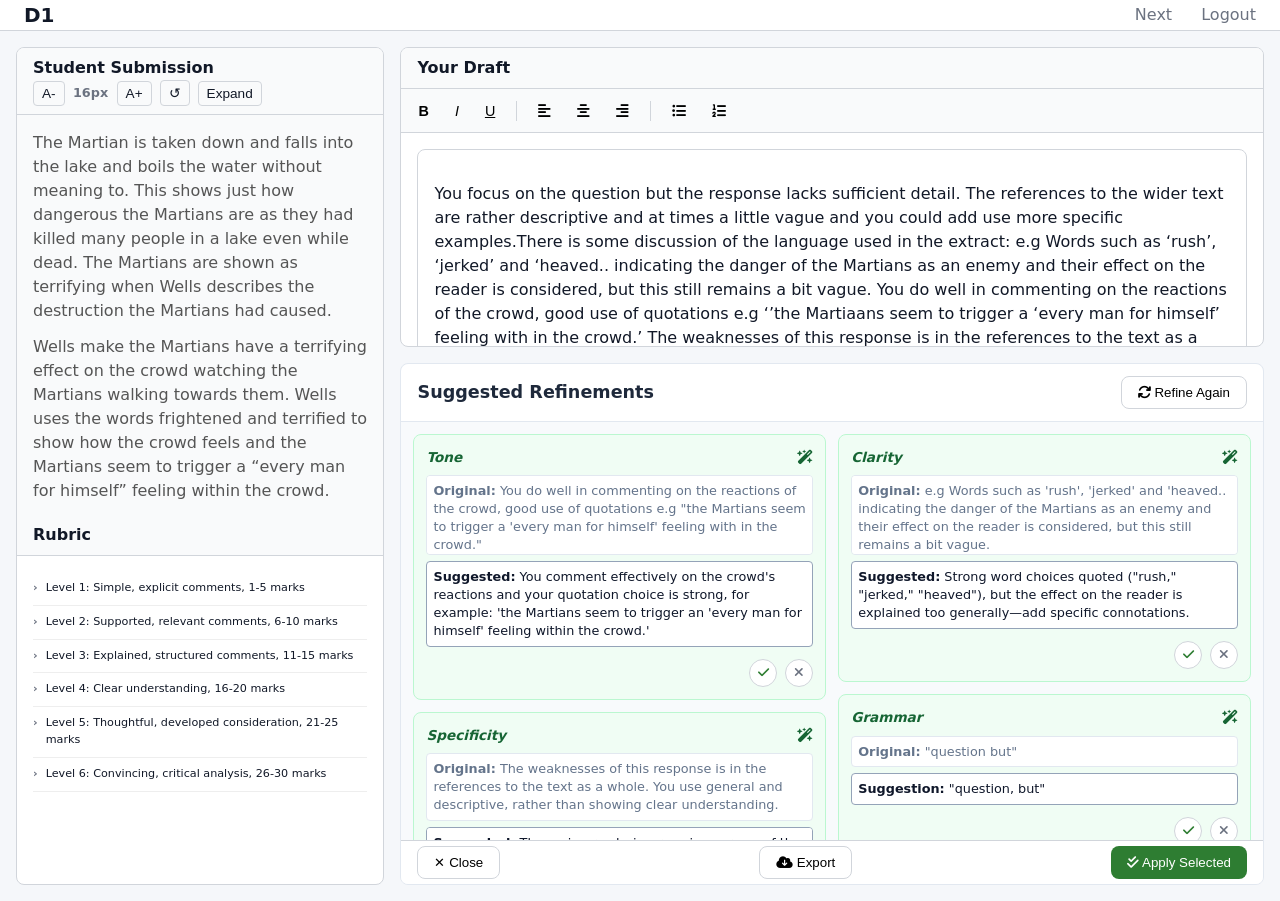
<file: index.html>
<!DOCTYPE html>
<html lang="en">
<head>
  <meta charset="UTF-8">
  <meta name="viewport" content="width=device-width, initial-scale=1.0">
  <title>Feedback Co-Pilot</title>
  <link rel="stylesheet" href="style.css">
  <link rel="stylesheet" href="https://cdnjs.cloudflare.com/ajax/libs/font-awesome/6.5.1/css/all.min.css" crossorigin="anonymous" referrerpolicy="no-referrer" />
</head>
<body>
  <header>
    <h1>D1</h1>
    <nav>
      <a href="#"></a>
      <a href="page2/index.html">Next</a>
      <a href="#">Logout</a>
    </nav>
  </header>

  <main class="dashboard">
    <!-- Left Column: Submission & Rubric -->
    <section class="panel submission-panel">
  <div class="panel-header">
    <span>Student Submission</span>
    <div class="reading-controls">
      <button type="button" id="font-decrease" class="btn-reading" aria-label="Decrease font size">A-</button>
      <span id="font-size-display" class="font-display" aria-live="polite">16px</span>
      <button type="button" id="font-increase" class="btn-reading" aria-label="Increase font size">A+</button>
      <button type="button" id="font-reset" class="btn-reading" aria-label="Reset font size to default">↺</button>
      <button type="button" id="fullscreen-toggle" class="btn-reading" aria-label="Enter full screen reading mode"> Expand</button>
    </div>
  </div>
  <div class="panel-body read-only" id="submission-text">
    <p>The Martian is taken down and falls into the lake and boils the water without meaning to. This shows just how dangerous the Martians are as they had killed many people in a lake even while dead. The Martians are shown as terrifying when Wells describes the destruction the Martians had caused.</p>
    <p>Wells make the Martians have a terrifying effect on the crowd watching the Martians walking towards them. Wells uses the words frightened and terrified to show how the crowd feels and the Martians seem to trigger a “every man for himself” feeling within the crowd.</p>
    <p>Wells creates a sense that the Martians are terrifying and completely different to us. He shows this with the words “rolling motion” and “fast as flying birds”. This shows how unusual the Martians are.</p>
  </div>
  
  <!-- Left Column: Rubric -->
  <div class="panel-header">Rubric</div>
      <div class="panel-body">
        <div class="rubric-item">Level 1: Simple, explicit comments, 1-5 marks</div>
        <div class="rubric-item">Level 2: Supported, relevant comments, 6-10 marks</div>
        <div class="rubric-item">Level 3: Explained, structured comments, 11-15 marks</div>
        <div class="rubric-item">Level 4: Clear understanding, 16-20 marks</div>
        <div class="rubric-item">Level 5: Thoughtful, developed consideration, 21-25 marks</div>
        <div class="rubric-item">Level 6: Convincing, critical analysis, 26-30 marks</div>
      </div>
</section>



    <!-- Middle Top: Draft Editor -->
    <section class="panel draft-panel">
      <div class="panel-header">Your Draft</div>
      <div class="toolbar" role="toolbar" aria-label="Text formatting">
        <button type="button" data-command="bold" aria-label="Bold" aria-pressed="false"><b>B</b></button>
        <button type="button" data-command="italic" aria-label="Italic" aria-pressed="false"><i>I</i></button>
        <button type="button" data-command="underline" aria-label="Underline" aria-pressed="false"><u>U</u></button>
        <span class="separator"></span>
        <button type="button" data-command="justifyLeft" aria-label="Align Left"><i class="fa-solid fa-align-left" aria-hidden="true"></i></button>
        <button type="button" data-command="justifyCenter" aria-label="Align Center"><i class="fa-solid fa-align-center" aria-hidden="true"></i></button>
        <button type="button" data-command="justifyRight" aria-label="Align Right"><i class="fa-solid fa-align-right" aria-hidden="true"></i></button>
        <span class="separator"></span>
        <button type="button" data-command="insertUnorderedList" aria-label="Bullet List"><i class="fa-solid fa-list-ul"></i></button>
        <button type="button" data-command="insertOrderedList" aria-label="Numbered List"><i class="fa-solid fa-list-ol"></i></button>
      </div>
      <div class="panel-body">
        <div id="editor" class="rich-text-area" contenteditable="true" role="textbox" aria-multiline="true" aria-label="Feedback draft">
          <p>You focus on the question but the response lacks sufficient detail. The references to the wider text are rather descriptive and at times a little vague and you could add use more specific examples.There is some discussion of the language used in the extract: e.g  Words such as ‘rush’, ‘jerked’ and ‘heaved..  indicating the danger of the Martians as an enemy and their effect on the reader is considered, but this still remains a bit vague.
You do well in commenting on the reactions of the crowd, good use of quotations e.g ‘’the Martiaans seem to trigger a ‘every man for himself’ feeling with in the crowd.’
The weaknesses of this response is in the references to the text as a whole. You use general and descriptive, rather than showing clear understanding.</p>
          <ol>
            <li>Find a few other quotes in the book, and write their impact on the reader.</li>
            <li>Avoid repition of words (scary, dangeors)</li>
          </ol>
        </div>
      </div>
    </section>

    <!-- Bottom Right: Chat -->
    <section class="panel refinements-panel">
  <div class="panel-header refinements-header">
    <h2>Suggested Refinements</h2>
    <button class="btn btn-sm btn-secondary">
      <i class="fa-solid fa-arrows-rotate"></i> Refine Again
    </button>
  </div>

  <div class="refinements-grid">
    <!-- Left Column -->
    <div class="refinements-col">
      
      <!-- Card: Tone -->
      <div class="suggestion-card">
        <div class="card-header">
          <span class="card-type">Tone</span>
          <i class="fa-solid fa-wand-magic-sparkles sparkle-icon"></i>
        </div>
        <div class="card-content">
          <div class="text-block original">
            <strong>Original:</strong> You do well in commenting on the reactions of the crowd, good use of quotations e.g "the Martians seem to trigger a 'every man for himself' feeling with in the crowd."
          </div>
          <div class="text-block suggestion">
            <strong>Suggested:</strong> You comment effectively on the crowd's reactions and your quotation choice is strong, for example: 'the Martians seem to trigger an 'every man for himself' feeling within the crowd.'
          </div>
        </div>
        <div class="card-actions">
          <button class="btn-icon accept" aria-label="Accept"><i class="fa-solid fa-check"></i></button>
          <button class="btn-icon reject" aria-label="Reject"><i class="fa-solid fa-xmark"></i></button>
        </div>
      </div>

      <!-- Card: Specificity -->
      <div class="suggestion-card">
        <div class="card-header">
          <span class="card-type">Specificity</span>
          <i class="fa-solid fa-wand-magic-sparkles sparkle-icon"></i>
        </div>
        <div class="card-content">
          <div class="text-block original">
            <strong>Original:</strong> The weaknesses of this response is in the references to the text as a whole. You use general and descriptive, rather than showing clear understanding.
          </div>
          <div class="text-block suggestion">
            <strong>Suggested:</strong> The main area to improve is your use of the novel as a whole. Some references are quite general and descriptive (what happens) rather than analytical (how Wells presents it and what it suggests). Adding brief quotations and commenting on technique will show clearer understanding.
          </div>
        </div>
        <div class="card-actions">
          <button class="btn-icon accept" aria-label="Accept"><i class="fa-solid fa-check"></i></button>
          <button class="btn-icon reject" aria-label="Reject"><i class="fa-solid fa-xmark"></i></button>
        </div>
      </div>

    </div>

    <!-- Right Column -->
    <div class="refinements-col">
      
      <!-- Card: Clarity -->
      <div class="suggestion-card">
        <div class="card-header">
          <span class="card-type">Clarity</span>
          <i class="fa-solid fa-wand-magic-sparkles sparkle-icon"></i>
        </div>
        <div class="card-content">
          <div class="text-block original">
            <strong>Original:</strong> e.g Words such as 'rush', 'jerked' and 'heaved.. indicating the danger of the Martians as an enemy and their effect on the reader is considered, but this still remains a bit vague.
          </div>
          <div class="text-block suggestion">
            <strong>Suggested:</strong> Strong word choices quoted ("rush," "jerked," "heaved"), but the effect on the reader is explained too generally—add specific connotations.
          </div>
        </div>
        <div class="card-actions">
          <button class="btn-icon accept" aria-label="Accept"><i class="fa-solid fa-check"></i></button>
          <button class="btn-icon reject" aria-label="Reject"><i class="fa-solid fa-xmark"></i></button>
        </div>
      </div>

      <!-- Card: Grammar 1 -->
      <div class="suggestion-card">
        <div class="card-header">
          <span class="card-type">Grammar</span>
          <i class="fa-solid fa-wand-magic-sparkles sparkle-icon"></i>
        </div>
        <div class="card-content">
          <div class="text-block original">
            <strong>Original:</strong> "question but"
          </div>
          <div class="text-block suggestion">
            <strong>Suggestion:</strong> "question, but"
          </div>
        </div>
        <div class="card-actions">
          <button class="btn-icon accept" aria-label="Accept"><i class="fa-solid fa-check"></i></button>
          <button class="btn-icon reject" aria-label="Reject"><i class="fa-solid fa-xmark"></i></button>
        </div>
      </div>

      <!-- Card: Grammar 2 -->
      <!-- <div class="suggestion-card compact">
        <div class="card-header">
          <span class="card-type">Grammar</span>
          <i class="fa-solid fa-wand-magic-sparkles sparkle-icon"></i>
        </div>
        <div class="card-content compact-content">
          <div class="text-block original">
            <strong>Original:</strong> "dangerouss"
          </div>
          <div class="text-block suggestion">
            <strong>Suggested:</strong> "dangerous"
          </div>
        </div>
        <div class="card-actions">
          <button class="btn-icon accept" aria-label="Accept"><i class="fa-solid fa-check"></i></button>
          <button class="btn-icon reject" aria-label="Reject"><i class="fa-solid fa-xmark"></i></button>
        </div>
      </div> -->
    </div>
  </div>

  <div class="panel-footer refinements-footer">
    <button class="btn btn-secondary">✕ Close</button>
    <button class="btn btn-secondary"><i class="fa-solid fa-cloud-arrow-down"></i> Export</button>
    <button class="btn btn-primary" id="apply-selected-btn"><i class="fa-solid fa-check-double"></i> Apply Selected</button>
  </div>
</section>
  </main>
  
  <!-- Fullscreen Reading Overlay (Moved OUTSIDE main/dashboard) -->
  <div id="reading-overlay" class="reading-overlay" role="dialog" aria-modal="true" aria-label="Full screen reading view" hidden>
    <div class="overlay-header">
      <h2>Student Submission</h2>
      <button type="button" id="overlay-close" class="btn-reading" aria-label="Exit full screen">✕ Close</button>
    </div>
    <div class="overlay-content" id="overlay-text"></div>
    <div class="overlay-controls">
      <button type="button" id="overlay-font-decrease" class="btn-reading" aria-label="Decrease font size">A-</button>
      <span id="overlay-font-display" class="font-display" aria-live="polite">16px</span>
      <button type="button" id="overlay-font-increase" class="btn-reading" aria-label="Increase font size">A+</button>
      <button type="button" id="overlay-font-reset" class="btn-reading" aria-label="Reset font size">↺</button>
    </div>
  </div>

  <script src="script.js"></script>
</body>

</html>
</file>
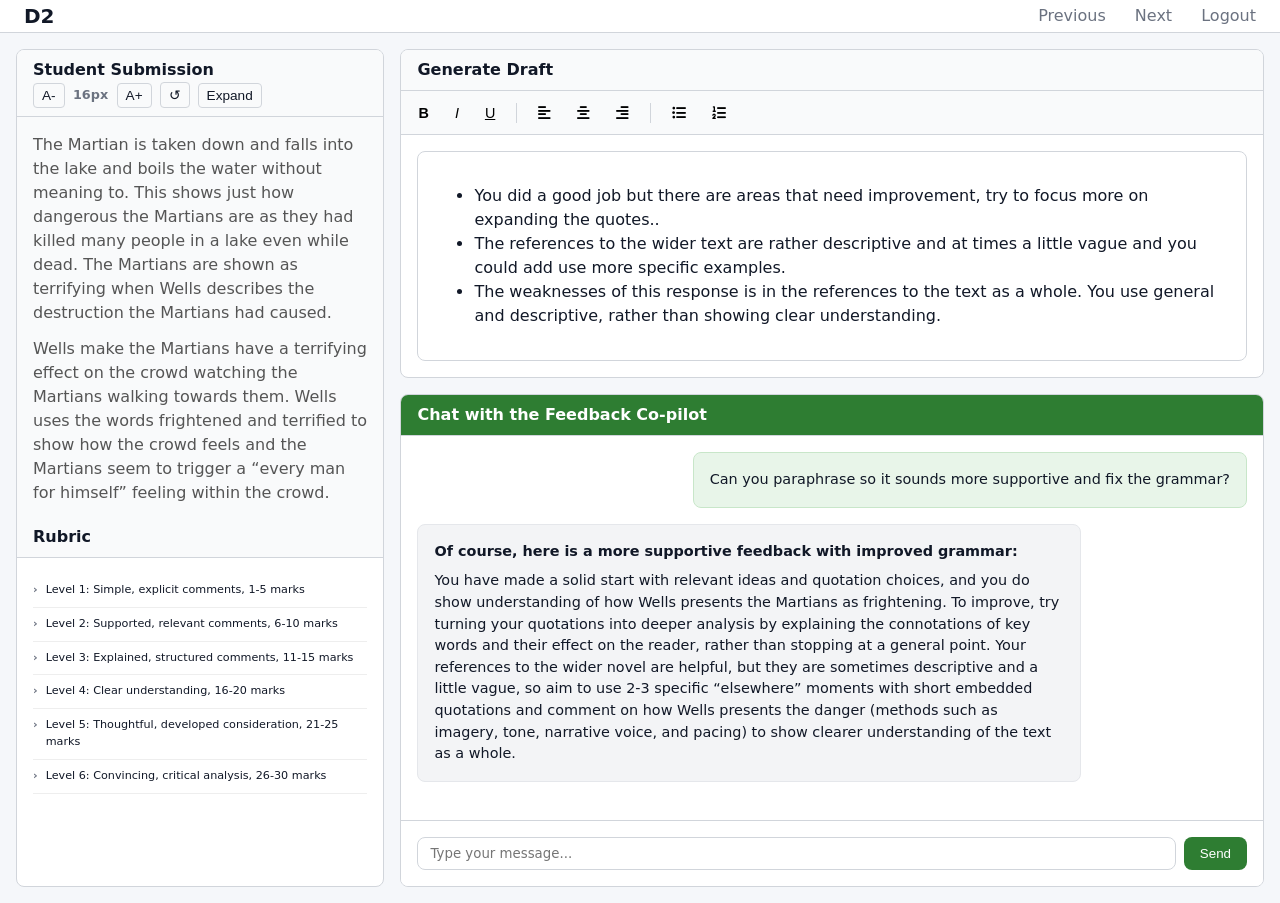
<file: page2/index.html>
<!DOCTYPE html>
<html lang="en">
<head>
  <meta charset="UTF-8">
  <meta name="viewport" content="width=device-width, initial-scale=1.0">
  <title>Feedback Co-Pilot</title>
  <link rel="stylesheet" href="style.css">
  <link rel="stylesheet" href="https://cdnjs.cloudflare.com/ajax/libs/font-awesome/6.5.1/css/all.min.css" crossorigin="anonymous" referrerpolicy="no-referrer" />
</head>
<body>
  <header>
    <h1>D2
    </h1>
    <nav>
      <a href="../index.html">Previous</a>
      <a href="../page3/index.html">Next</a>
      <a href="#">Logout</a>
    </nav>
  </header>

  <main class="dashboard">
    <!-- Left Column: Submission & Rubric -->
    <section class="panel submission-panel">
  <div class="panel-header">
    <span>Student Submission</span>
    <div class="reading-controls">
      <button type="button" id="font-decrease" class="btn-reading" aria-label="Decrease font size">A-</button>
      <span id="font-size-display" class="font-display" aria-live="polite">16px</span>
      <button type="button" id="font-increase" class="btn-reading" aria-label="Increase font size">A+</button>
      <button type="button" id="font-reset" class="btn-reading" aria-label="Reset font size to default">↺</button>
      <button type="button" id="fullscreen-toggle" class="btn-reading" aria-label="Enter full screen reading mode"> Expand</button>
    </div>
  </div>
  <div class="panel-body read-only" id="submission-text">
    <p>The Martian is taken down and falls into the lake and boils the water without meaning to. This shows just how dangerous the Martians are as they had killed many people in a lake even while dead. The Martians are shown as terrifying when Wells describes the destruction the Martians had caused.</p>
    <p>Wells make the Martians have a terrifying effect on the crowd watching the Martians walking towards them. Wells uses the words frightened and terrified to show how the crowd feels and the Martians seem to trigger a “every man for himself” feeling within the crowd.</p>
    <p>Wells creates a sense that the Martians are terrifying and completely different to us. He shows this with the words “rolling motion” and “fast as flying birds”. This shows how unusual the Martians are.</p>
  </div>

  <div class="panel-header">Rubric</div>
      <div class="panel-body">
        <div class="rubric-item">Level 1: Simple, explicit comments, 1-5 marks</div>
        <div class="rubric-item">Level 2: Supported, relevant comments, 6-10 marks</div>
        <div class="rubric-item">Level 3: Explained, structured comments, 11-15 marks</div>
        <div class="rubric-item">Level 4: Clear understanding, 16-20 marks</div>
        <div class="rubric-item">Level 5: Thoughtful, developed consideration, 21-25 marks</div>
        <div class="rubric-item">Level 6: Convincing, critical analysis, 26-30 marks</div>
      </div>
</section>



    <!-- Middle Top: Draft Editor -->
    <section class="panel draft-panel">
      <div class="panel-header">Generate Draft</div>
      <div class="toolbar" role="toolbar" aria-label="Text formatting">
        <button type="button" data-command="bold" aria-label="Bold" aria-pressed="false"><b>B</b></button>
        <button type="button" data-command="italic" aria-label="Italic" aria-pressed="false"><i>I</i></button>
        <button type="button" data-command="underline" aria-label="Underline" aria-pressed="false"><u>U</u></button>
        <span class="separator"></span>
        <button type="button" data-command="justifyLeft" aria-label="Align Left"><i class="fa-solid fa-align-left" aria-hidden="true"></i></button>
        <button type="button" data-command="justifyCenter" aria-label="Align Center"><i class="fa-solid fa-align-center" aria-hidden="true"></i></button>
        <button type="button" data-command="justifyRight" aria-label="Align Right"><i class="fa-solid fa-align-right" aria-hidden="true"></i></button>
        <span class="separator"></span>
        <button type="button" data-command="insertUnorderedList" aria-label="Bullet List"><i class="fa-solid fa-list-ul"></i></button>
        <button type="button" data-command="insertOrderedList" aria-label="Numbered List"><i class="fa-solid fa-list-ol"></i></button>
      </div>
      <div class="panel-body">
        <div id="editor" class="rich-text-area" contenteditable="true" role="textbox" aria-multiline="true" aria-label="Feedback draft">
          <ul>
            <li>You did a good job but there are areas that need improvement, try to focus more on expanding the quotes..</li>
            <li>The references to the wider text are rather descriptive and at times a little vague and you could add use more specific examples.</li>
            <li>The weaknesses of this response is in the references to the text as a whole. You use general and descriptive, rather than showing clear understanding.</li>
          </ul>
        </div>
      </div>
    </section>

    <!-- Right Top: Quick Actions
    <aside class="panel actions-panel">
      <div class="panel-header accent">Quick Actions</div>
      <div class="panel-body">
        <div class="action-group">
          <label for="action-type">Action Type</label>
          <select id="action-type"><option>Fix Grammar</option><option>Summarize</option></select>
        </div>
        <div class="action-group">
          <label for="focus-area">Focus</label>
          <select id="focus-area"><option>Global</option><option>Local</option></select>
        </div>
        <div class="action-group">
          <label for="scope">Scope</label>
          <select id="scope"><option>Comprehensive</option><option>Specific</option></select>
        </div>
        <div class="action-group">
          <label for="strategy">Strategy</label>
          <select id="strategy"><option>Direct</option><option>Socratic</option></select>
        </div>
        <div class="action-group">
          <label for="orientation">Orientation</label>
          <select id="orientation"><option>Positive</option><option>Constructive</option></select>
        </div>
        <div class="btn-group">
          <button class="btn btn-primary">✓ Apply</button>
          <button class="btn btn-secondary">✕ Cancel</button>
        </div>
      </div>
    </aside> -->

    <!-- Bottom Right: Chat -->
    <section class="panel chat-panel">
      <div class="panel-header chat">Chat with the Feedback Co-pilot</div>
      <div class="chat-messages" role="log" aria-live="polite">
        <div class="message user">Can you paraphrase so it sounds more supportive and fix the grammar?</div>
        <div class="message bot">
          <p><strong>Of course, here is a more supportive feedback with improved grammar:</strong></p>
          <p>You have made a solid start with relevant ideas and quotation choices, and you do show understanding of how Wells presents the Martians as frightening. To improve, try turning your quotations into deeper analysis by explaining the connotations of key words and their effect on the reader, rather than stopping at a general point. Your references to the wider novel are helpful, but they are sometimes descriptive and a little vague, so aim to use 2-3 specific “elsewhere” moments with short embedded quotations and comment on how Wells presents the danger (methods such as imagery, tone, narrative voice, and pacing) to show clearer understanding of the text as a whole.</p>
        </div>
      </div>
      <div class="chat-input-area">
        <input type="text" placeholder="Type your message..." aria-label="Chat message input">
        <button class="btn btn-primary"> Send</button>
      </div>
    </section>
  </main>
  
  <!-- Fullscreen Reading Overlay (Moved OUTSIDE main/dashboard) -->
  <div id="reading-overlay" class="reading-overlay" role="dialog" aria-modal="true" aria-label="Full screen reading view" hidden>
    <div class="overlay-header">
      <h2>Student Submission</h2>
      <button type="button" id="overlay-close" class="btn-reading" aria-label="Exit full screen">✕ Close</button>
    </div>
    <div class="overlay-content" id="overlay-text"></div>
    <div class="overlay-controls">
      <button type="button" id="overlay-font-decrease" class="btn-reading" aria-label="Decrease font size">A-</button>
      <span id="overlay-font-display" class="font-display" aria-live="polite">16px</span>
      <button type="button" id="overlay-font-increase" class="btn-reading" aria-label="Increase font size">A+</button>
      <button type="button" id="overlay-font-reset" class="btn-reading" aria-label="Reset font size">↺</button>
    </div>
  </div>

  <script src="script.js"></script>
</body>

</html>
</file>
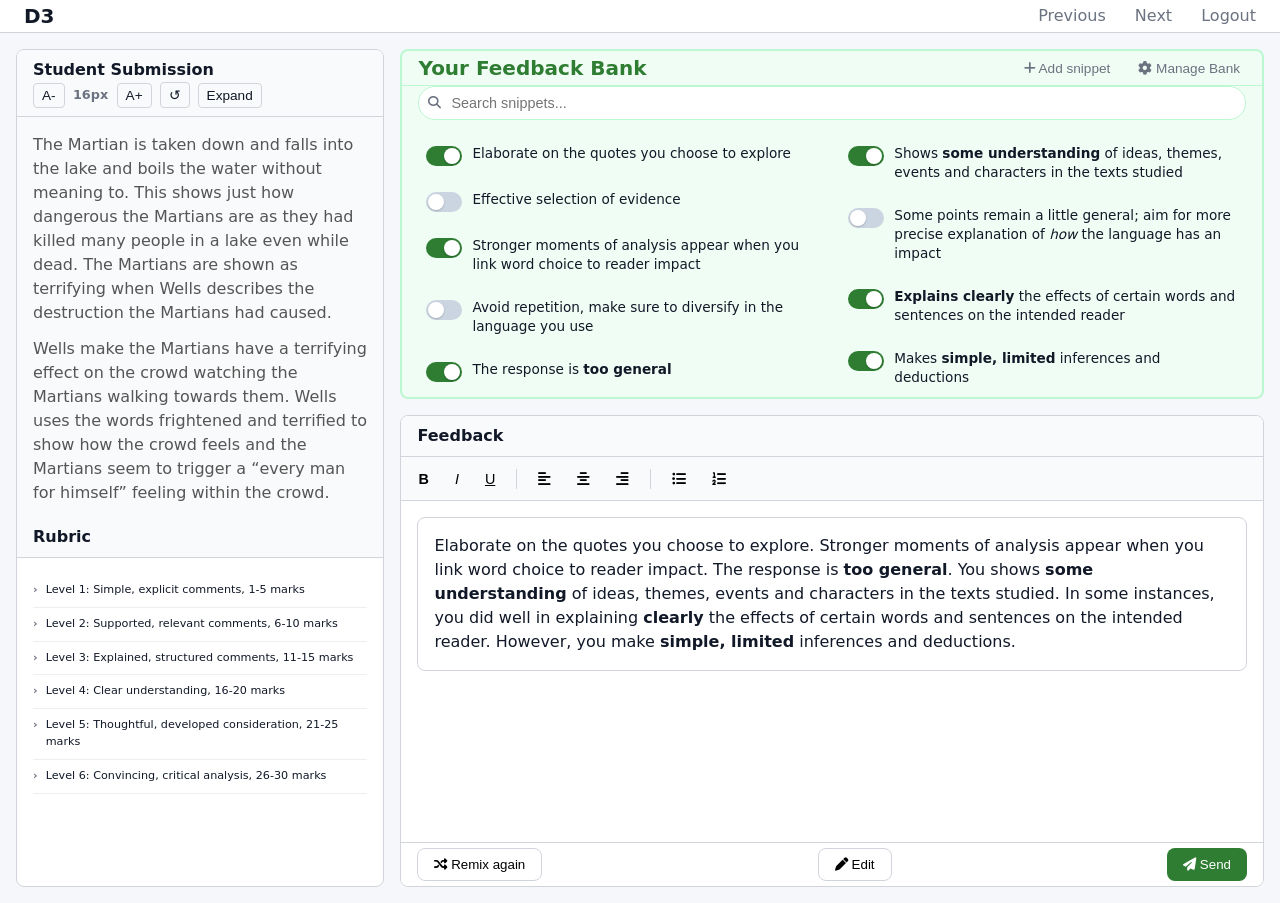
<file: page3/index.html>
<!DOCTYPE html>
<html lang="en">
<head>
  <meta charset="UTF-8">
  <meta name="viewport" content="width=device-width, initial-scale=1.0">
  <title>Feedback Co-Pilot</title>
  <link rel="stylesheet" href="style.css">
  <link rel="stylesheet" href="https://cdnjs.cloudflare.com/ajax/libs/font-awesome/6.5.1/css/all.min.css" crossorigin="anonymous" referrerpolicy="no-referrer" />
</head>
<body>
  <header>
    <h1>D3
    </h1>
    <nav>
      <a href="../page2/index.html">Previous</a>
      <a href="../page4/index.html">Next</a>
      <a href="#">Logout</a>
    </nav>
  </header>

  <main class="dashboard">
    <!-- Left Column: Submission & Rubric -->
    <section class="panel submission-panel">
  <div class="panel-header">
    <span>Student Submission</span>
    <div class="reading-controls">
      <button type="button" id="font-decrease" class="btn-reading" aria-label="Decrease font size">A-</button>
      <span id="font-size-display" class="font-display" aria-live="polite">16px</span>
      <button type="button" id="font-increase" class="btn-reading" aria-label="Increase font size">A+</button>
      <button type="button" id="font-reset" class="btn-reading" aria-label="Reset font size to default">↺</button>
      <button type="button" id="fullscreen-toggle" class="btn-reading" aria-label="Enter full screen reading mode"> Expand</button>
    </div>
  </div>
  <div class="panel-body read-only" id="submission-text">
    <p>The Martian is taken down and falls into the lake and boils the water without meaning to. This shows just how dangerous the Martians are as they had killed many people in a lake even while dead. The Martians are shown as terrifying when Wells describes the destruction the Martians had caused.</p>
    <p>Wells make the Martians have a terrifying effect on the crowd watching the Martians walking towards them. Wells uses the words frightened and terrified to show how the crowd feels and the Martians seem to trigger a “every man for himself” feeling within the crowd.</p>
    <p>Wells creates a sense that the Martians are terrifying and completely different to us. He shows this with the words “rolling motion” and “fast as flying birds”. This shows how unusual the Martians are.</p>
  </div>

  <div class="panel-header">Rubric</div>
      <div class="panel-body">
        <div class="rubric-item">Level 1: Simple, explicit comments, 1-5 marks</div>
        <div class="rubric-item">Level 2: Supported, relevant comments, 6-10 marks</div>
        <div class="rubric-item">Level 3: Explained, structured comments, 11-15 marks</div>
        <div class="rubric-item">Level 4: Clear understanding, 16-20 marks</div>
        <div class="rubric-item">Level 5: Thoughtful, developed consideration, 21-25 marks</div>
        <div class="rubric-item">Level 6: Convincing, critical analysis, 26-30 marks</div>
      </div>
</section>

    <!-- Middle Top: Draft Editor -->
    <section class="panel draft-panel">
      <div class="panel-header">Feedback</div>
      <div class="toolbar" role="toolbar" aria-label="Text formatting">
        <button type="button" data-command="bold" aria-label="Bold" aria-pressed="false"><b>B</b></button>
        <button type="button" data-command="italic" aria-label="Italic" aria-pressed="false"><i>I</i></button>
        <button type="button" data-command="underline" aria-label="Underline" aria-pressed="false"><u>U</u></button>
        <span class="separator"></span>
        <button type="button" data-command="justifyLeft" aria-label="Align Left"><i class="fa-solid fa-align-left" aria-hidden="true"></i></button>
        <button type="button" data-command="justifyCenter" aria-label="Align Center"><i class="fa-solid fa-align-center" aria-hidden="true"></i></button>
        <button type="button" data-command="justifyRight" aria-label="Align Right"><i class="fa-solid fa-align-right" aria-hidden="true"></i></button>
        <span class="separator"></span>
        <button type="button" data-command="insertUnorderedList" aria-label="Bullet List"><i class="fa-solid fa-list-ul"></i></button>
        <button type="button" data-command="insertOrderedList" aria-label="Numbered List"><i class="fa-solid fa-list-ol"></i></button>
      </div>
      <div class="panel-body">
        <div id="editor" class="rich-text-area" contenteditable="true" role="textbox" aria-multiline="true" aria-label="Feedback draft">
          <ul>
            <li>You did a good job but there are areas that need improvement...</li>
            <li>The references to the wider text are rather descriptive...</li>
          </ul>
        </div>
      </div>

      <div class="panel-footer editor-footer">
    <button class="btn btn-secondary"><i class="fa-solid fa-shuffle"></i> Remix again</button>
    <button class="btn btn-secondary"><i class="fa-solid fa-pen"></i> Edit</button>
    <button class="btn btn-primary"><i class="fa-solid fa-paper-plane"></i> Send </button>
  </div>
    </section>

    <!-- Right Top: Feedback Bank -->
<aside class="panel feedback-bank-panel">
  <div class="panel-header bank-header">
    <h2>Your Feedback Bank</h2>
    <div class="bank-actions">
      <button class="btn-link"><i class="fa-solid fa-plus"></i> Add snippet</button>
      <button class="btn-link"><i class="fa-solid fa-gear"></i> Manage Bank</button>
    </div>
  </div>
  
  <div class="bank-search">
    <input type="text" id="snippet-search" placeholder="Search snippets...">
    <i class="fa-solid fa-magnifying-glass search-icon"></i>
  </div>

  <div class="panel-body snippet-list">
    <!-- Left Column -->
    <div class="snippet-column">
      <label class="snippet-item">
        <input type="checkbox" data-snippet="elaborate-quotes" checked>
        <span class="toggle-switch"></span>
        <span class="snippet-text">Elaborate on the quotes you choose to explore</span>
      </label>
      
      <label class="snippet-item">
        <input type="checkbox" data-snippet="effective-evidence">
        <span class="toggle-switch"></span>
        <span class="snippet-text">Effective selection of evidence</span>
      </label>
      
      <!-- <label class="snippet-item">
        <input type="checkbox" data-snippet="writer-choice">
        <span class="toggle-switch"></span>
        <span class="snippet-text">Makes <strong>some attempt</strong> to describe why a writer might have chosen particular words</span>
      </label> -->
      
      <!-- <label class="snippet-item">
        <input type="checkbox" data-snippet="link-impact-1">
        <span class="toggle-switch"></span>
        <span class="snippet-text">Stronger moments of analysis appear when you link word choice to reader impact</span>
      </label> -->

      <label class="snippet-item">
        <input type="checkbox" data-snippet="link-impact-2" checked>
        <span class="toggle-switch"></span>
        <span class="snippet-text">Stronger moments of analysis appear when you link word choice to reader impact</span>
      </label>

      <label class="snippet-item">
        <input type="checkbox" data-snippet="avoid-repetition">
        <span class="toggle-switch"></span>
        <span class="snippet-text">Avoid repetition, make sure to diversify in the language you use</span>
      </label>

       <label class="snippet-item">
        <input type="checkbox" data-snippet="too-general" checked>
        <span class="toggle-switch"></span>
        <span class="snippet-text">The response is <strong>too general</strong></span>
      </label>
    </div>

    

    <!-- Right Column -->
    <div class="snippet-column">
      <label class="snippet-item">
        <input type="checkbox" data-snippet="some-understanding" checked>
        <span class="toggle-switch"></span>
        <span class="snippet-text">Shows <strong>some understanding</strong> of ideas, themes, events and characters in the texts studied</span>
      </label>
      
      <label class="snippet-item">
        <input type="checkbox" data-snippet="points-general">
        <span class="toggle-switch"></span>
        <span class="snippet-text">Some points remain a little general; aim for more precise explanation of <em>how</em> the language has an impact</span>
      </label>
      
      <label class="snippet-item">
        <input type="checkbox" data-snippet="explains-clearly" checked>
        <span class="toggle-switch"></span>
        <span class="snippet-text"><strong>Explains clearly</strong> the effects of certain words and sentences on the intended reader</span>
      </label>
<!--       
      <label class="snippet-item">
        <input type="checkbox" data-snippet="link-impact-3">
        <span class="toggle-switch"></span>
        <span class="snippet-text">Stronger moments of analysis appear when you link word choice to reader impact</span>
      </label> -->

      <label class="snippet-item">
        <input type="checkbox" data-snippet="simple-inferences" checked>
        <span class="toggle-switch"></span>
        <span class="snippet-text">Makes <strong>simple, limited</strong> inferences and deductions</span>
      </label>

     
    </div>
  </div>
</aside>


  </main>
  
  <!-- Fullscreen Reading Overlay (Moved OUTSIDE main/dashboard) -->
  <div id="reading-overlay" class="reading-overlay" role="dialog" aria-modal="true" aria-label="Full screen reading view" hidden>
    <div class="overlay-header">
      <h2>Student Submission</h2>
      <button type="button" id="overlay-close" class="btn-reading" aria-label="Exit full screen">✕ Close</button>
    </div>
    <div class="overlay-content" id="overlay-text"></div>
    <div class="overlay-controls">
      <button type="button" id="overlay-font-decrease" class="btn-reading" aria-label="Decrease font size">A-</button>
      <span id="overlay-font-display" class="font-display" aria-live="polite">16px</span>
      <button type="button" id="overlay-font-increase" class="btn-reading" aria-label="Increase font size">A+</button>
      <button type="button" id="overlay-font-reset" class="btn-reading" aria-label="Reset font size">↺</button>
    </div>
  </div>

  <script src="script.js"></script>
</body>

</html>
</file>
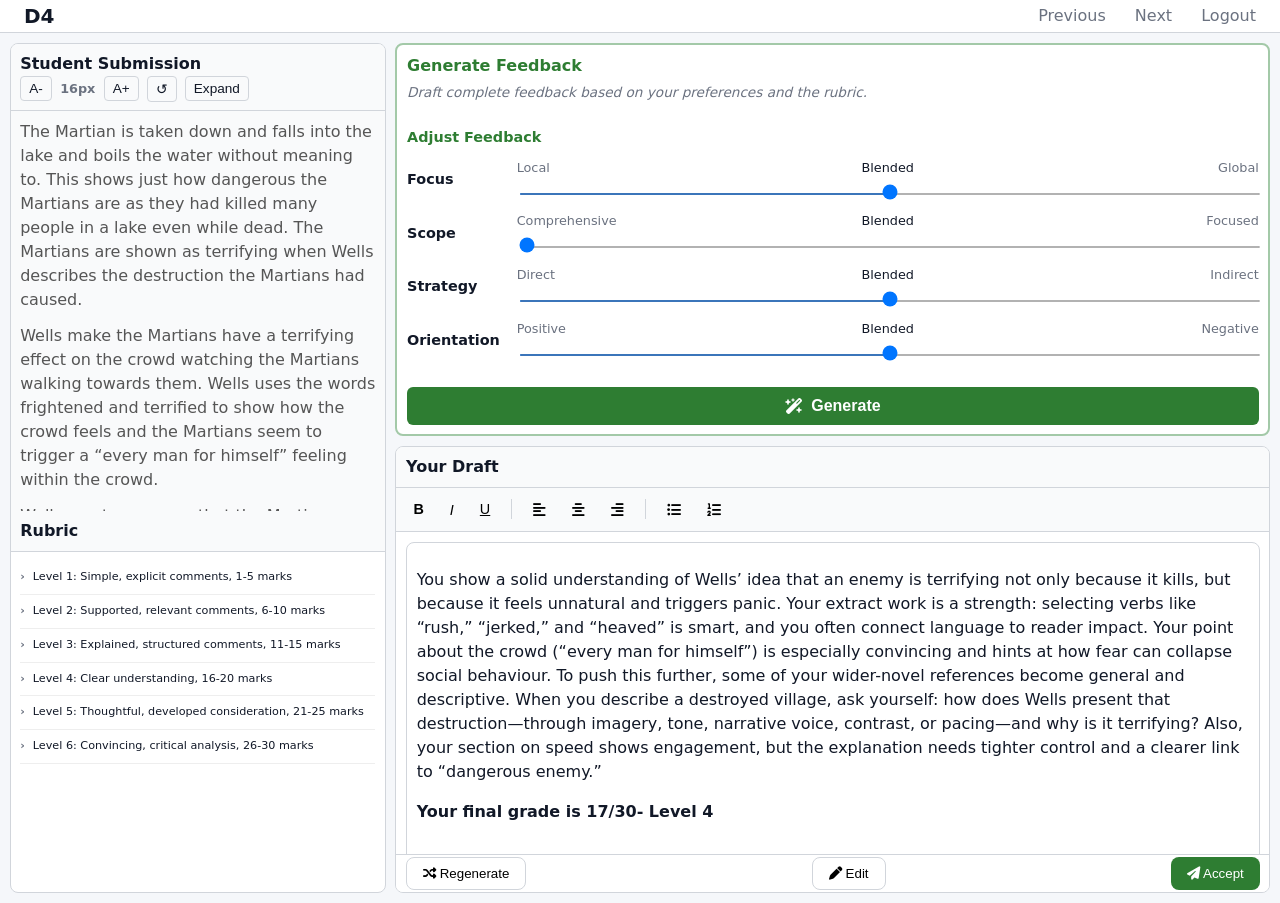
<file: page4/index.html>
<!DOCTYPE html>
<html lang="en">
<head>
  <meta charset="UTF-8">
  <meta name="viewport" content="width=device-width, initial-scale=1.0">
  <title>Feedback Co-Pilot</title>
  <link rel="stylesheet" href="style.css">
  <link rel="stylesheet" href="https://cdnjs.cloudflare.com/ajax/libs/font-awesome/6.5.1/css/all.min.css" crossorigin="anonymous" referrerpolicy="no-referrer" />
</head>
<body>
  <header>
    <h1>D4
    </h1>
    <nav>
      <a href="../page3/index.html">Previous</a>
      <a href="../index.html">Next</a>
      <a href="#">Logout</a>
    </nav>
  </header>

  <main class="dashboard">
    <!-- Left Column: Submission & Rubric -->
    <section class="panel submission-panel">
  <div class="panel-header">
    <span>Student Submission</span>
    <div class="reading-controls">
      <button type="button" id="font-decrease" class="btn-reading" aria-label="Decrease font size">A-</button>
      <span id="font-size-display" class="font-display" aria-live="polite">16px</span>
      <button type="button" id="font-increase" class="btn-reading" aria-label="Increase font size">A+</button>
      <button type="button" id="font-reset" class="btn-reading" aria-label="Reset font size to default">↺</button>
      <button type="button" id="fullscreen-toggle" class="btn-reading" aria-label="Enter full screen reading mode"> Expand</button>
    </div>
  </div>
  <div class="panel-body read-only" id="submission-text">
    <p>The Martian is taken down and falls into the lake and boils the water without meaning to. This shows just how dangerous the Martians are as they had killed many people in a lake even while dead. The Martians are shown as terrifying when Wells describes the destruction the Martians had caused.</p>
    <p>Wells make the Martians have a terrifying effect on the crowd watching the Martians walking towards them. Wells uses the words frightened and terrified to show how the crowd feels and the Martians seem to trigger a “every man for himself” feeling within the crowd.</p>
    <p>Wells creates a sense that the Martians are terrifying and completely different to us. He shows this with the words “rolling motion” and “fast as flying birds”. This shows how unusual the Martians are.</p>
  </div>

  <div class="panel-header">Rubric</div>
      <div class="panel-body">
        <div class="rubric-item">Level 1: Simple, explicit comments, 1-5 marks</div>
        <div class="rubric-item">Level 2: Supported, relevant comments, 6-10 marks</div>
        <div class="rubric-item">Level 3: Explained, structured comments, 11-15 marks</div>
        <div class="rubric-item">Level 4: Clear understanding, 16-20 marks</div>
        <div class="rubric-item">Level 5: Thoughtful, developed consideration, 21-25 marks</div>
        <div class="rubric-item">Level 6: Convincing, critical analysis, 26-30 marks</div>
      </div>
</section>



    <!-- Middle Top: Draft Editor -->
    <section class="panel draft-panel">
      <div class="panel-header">Your Draft</div>
      <div class="toolbar" role="toolbar" aria-label="Text formatting">
        <button type="button" data-command="bold" aria-label="Bold" aria-pressed="false"><b>B</b></button>
        <button type="button" data-command="italic" aria-label="Italic" aria-pressed="false"><i>I</i></button>
        <button type="button" data-command="underline" aria-label="Underline" aria-pressed="false"><u>U</u></button>
        <span class="separator"></span>
        <button type="button" data-command="justifyLeft" aria-label="Align Left"><i class="fa-solid fa-align-left" aria-hidden="true"></i></button>
        <button type="button" data-command="justifyCenter" aria-label="Align Center"><i class="fa-solid fa-align-center" aria-hidden="true"></i></button>
        <button type="button" data-command="justifyRight" aria-label="Align Right"><i class="fa-solid fa-align-right" aria-hidden="true"></i></button>
        <span class="separator"></span>
        <button type="button" data-command="insertUnorderedList" aria-label="Bullet List"><i class="fa-solid fa-list-ul"></i></button>
        <button type="button" data-command="insertOrderedList" aria-label="Numbered List"><i class="fa-solid fa-list-ol"></i></button>
      </div>
      <div class="panel-body">
        <div id="editor" class="rich-text-area" contenteditable="true" role="textbox" aria-multiline="true" aria-label="Feedback draft">
          
          <p>You show a solid understanding of Wells’ idea that an enemy is terrifying not only because it kills, but because it feels unnatural and triggers panic. Your extract work is a strength: selecting verbs like “rush,” “jerked,” and “heaved” is smart, and you often connect language to reader impact. Your point about the crowd (“every man for himself”) is especially convincing and hints at how fear can collapse social behaviour.
To push this further, some of your wider-novel references become general and descriptive. When you describe a destroyed village, ask yourself: how does Wells present that destruction—through imagery, tone, narrative voice, contrast, or pacing—and why is it terrifying? Also, your section on speed shows engagement, but the explanation needs tighter control and a clearer link to “dangerous enemy.”</p>
          <p><b>Your final grade is 17/30- Level 4</b></p>
          <br>Next steps:
          <ol>
            <li>Plan 2-3 “elsewhere” moments that clearly match the question (e.g., destruction, humans’ panic, the Martians’ power/otherness).</li>
            <li>For each, use one short quote and analyse technique → effect → idea.</li>
          </ol>
        </div>
      </div>

      <div class="panel-footer editor-footer">
    <button class="btn btn-secondary"><i class="fa-solid fa-shuffle"></i> Regenerate </button>
    <button class="btn btn-secondary"><i class="fa-solid fa-pen"></i> Edit</button>
    <button class="btn btn-primary"><i class="fa-solid fa-paper-plane"></i> Accept </button>
  </div>
    </section>

    <!-- Right Top: Feedback Bank -->
  <section class="panel generate-panel">
  <div class="panel-body">
    <div class="generate-header">
      <h2>Generate Feedback</h2>
      <p class="subtitle">Draft complete feedback based on your preferences and the rubric.</p>
    </div>

    <h3 class="section-subhead">Adjust Feedback</h3>

   

    <!-- Focus Slider -->
    <div class="slider-group">
      <label class="slider-label-main">Focus</label>
      <div class="slider-wrapper">
        <div class="slider-labels">
          <span>Local</span>
          <span class="center-label">Blended</span>
          <span>Global</span>
        </div>
        <input type="range" min="0" max="2" step="1" value="1" class="tri-slider" data-param="focus">
      </div>
    </div>

    <!-- Scope Slider -->
    <div class="slider-group">
      <label class="slider-label-main">Scope</label>
      <div class="slider-wrapper">
        <div class="slider-labels">
          <span>Comprehensive</span>
          <span class="center-label">Blended</span>
          <span>Focused</span>
        </div>
        <input type="range" min="0" max="2" step="1" value="0" class="tri-slider" data-param="scope">
      </div>
    </div>

    <!-- Strategy Slider -->
    <div class="slider-group">
      <label class="slider-label-main">Strategy</label>
      <div class="slider-wrapper">
        <div class="slider-labels">
          <span>Direct</span>
          <span class="center-label">Blended</span>
          <span>Indirect</span>
        </div>
        <input type="range" min="0" max="2" step="1" value="1" class="tri-slider" data-param="strategy">
      </div>
    </div>

    <!-- Orientation Slider -->
    <div class="slider-group">
      <label class="slider-label-main">Orientation</label>
      <div class="slider-wrapper">
        <div class="slider-labels">
          <span>Positive</span>
          <span class="center-label">Blended</span>
          <span>Negative</span>
        </div>
        <input type="range" min="0" max="2" step="1" value="1" class="tri-slider" data-param="orientation">
      </div>
    </div>

    <button class="btn-generate" id="generate-btn">
      <i class="fa-solid fa-wand-magic-sparkles"></i> Generate
    </button>
  </div>
  </section>
  </main>
  
  <!-- Fullscreen Reading Overlay (Moved OUTSIDE main/dashboard) -->
  <div id="reading-overlay" class="reading-overlay" role="dialog" aria-modal="true" aria-label="Full screen reading view" hidden>
    <div class="overlay-header">
      <h2>Student Submission</h2>
      <button type="button" id="overlay-close" class="btn-reading" aria-label="Exit full screen">✕ Close</button>
    </div>
    <div class="overlay-content" id="overlay-text"></div>
    <div class="overlay-controls">
      <button type="button" id="overlay-font-decrease" class="btn-reading" aria-label="Decrease font size">A-</button>
      <span id="overlay-font-display" class="font-display" aria-live="polite">16px</span>
      <button type="button" id="overlay-font-increase" class="btn-reading" aria-label="Increase font size">A+</button>
      <button type="button" id="overlay-font-reset" class="btn-reading" aria-label="Reset font size">↺</button>
    </div>
  </div>

  <script src="script.js"></script>
</body>

</html>
</file>
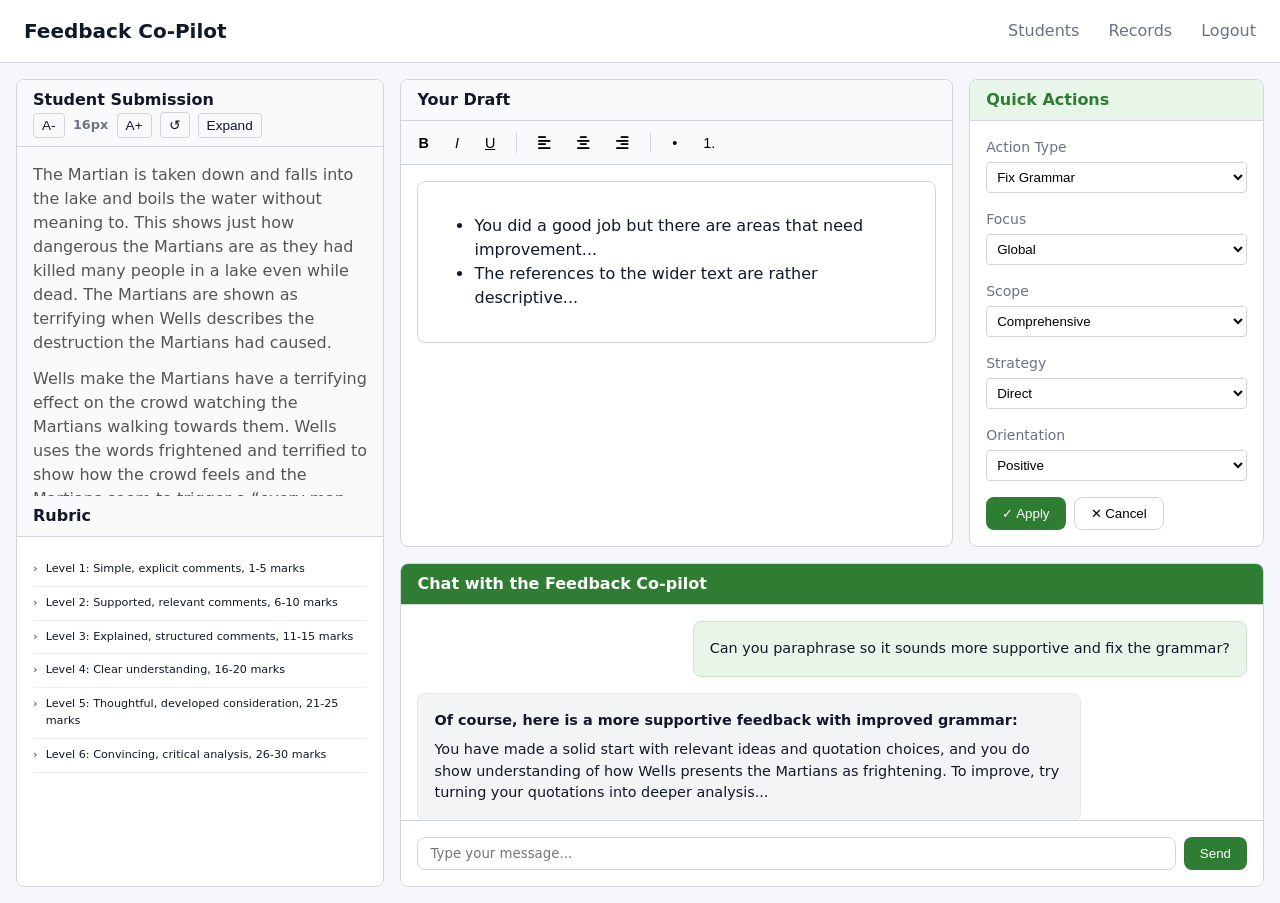
<file: version_with_dropdown/index.html>
<!DOCTYPE html>
<html lang="en">
<head>
  <meta charset="UTF-8">
  <meta name="viewport" content="width=device-width, initial-scale=1.0">
  <title>Feedback Co-Pilot</title>
  <link rel="stylesheet" href="style.css">
  <link rel="stylesheet" href="https://cdnjs.cloudflare.com/ajax/libs/font-awesome/6.5.1/css/all.min.css" crossorigin="anonymous" referrerpolicy="no-referrer" />
</head>
<body>
  <header>
    <h1>Feedback Co-Pilot</h1>
    <nav>
      <a href="#">Students</a>
      <a href="#">Records</a>
      <a href="#">Logout</a>
    </nav>
  </header>

  <main class="dashboard">
    <!-- Left Column: Submission & Rubric -->
    <section class="panel submission-panel">
  <div class="panel-header">
    <span>Student Submission</span>
    <div class="reading-controls">
      <button type="button" id="font-decrease" class="btn-reading" aria-label="Decrease font size">A-</button>
      <span id="font-size-display" class="font-display" aria-live="polite">16px</span>
      <button type="button" id="font-increase" class="btn-reading" aria-label="Increase font size">A+</button>
      <button type="button" id="font-reset" class="btn-reading" aria-label="Reset font size to default">↺</button>
      <button type="button" id="fullscreen-toggle" class="btn-reading" aria-label="Enter full screen reading mode"> Expand</button>
    </div>
  </div>
  <div class="panel-body read-only" id="submission-text">
    <p>The Martian is taken down and falls into the lake and boils the water without meaning to. This shows just how dangerous the Martians are as they had killed many people in a lake even while dead. The Martians are shown as terrifying when Wells describes the destruction the Martians had caused.</p>
    <p>Wells make the Martians have a terrifying effect on the crowd watching the Martians walking towards them. Wells uses the words frightened and terrified to show how the crowd feels and the Martians seem to trigger a “every man for himself” feeling within the crowd.</p>
    <p>Wells creates a sense that the Martians are terrifying and completely different to us. He shows this with the words “rolling motion” and “fast as flying birds”. This shows how unusual the Martians are.</p>
  </div>

  <div class="panel-header">Rubric</div>
      <div class="panel-body">
        <div class="rubric-item">Level 1: Simple, explicit comments, 1-5 marks</div>
        <div class="rubric-item">Level 2: Supported, relevant comments, 6-10 marks</div>
        <div class="rubric-item">Level 3: Explained, structured comments, 11-15 marks</div>
        <div class="rubric-item">Level 4: Clear understanding, 16-20 marks</div>
        <div class="rubric-item">Level 5: Thoughtful, developed consideration, 21-25 marks</div>
        <div class="rubric-item">Level 6: Convincing, critical analysis, 26-30 marks</div>
      </div>
</section>



    <!-- Middle Top: Draft Editor -->
    <section class="panel draft-panel">
      <div class="panel-header">Your Draft</div>
      <div class="toolbar" role="toolbar" aria-label="Text formatting">
        <button type="button" data-command="bold" aria-label="Bold" aria-pressed="false"><b>B</b></button>
        <button type="button" data-command="italic" aria-label="Italic" aria-pressed="false"><i>I</i></button>
        <button type="button" data-command="underline" aria-label="Underline" aria-pressed="false"><u>U</u></button>
        <span class="separator"></span>
        <button type="button" data-command="justifyLeft" aria-label="Align Left"><i class="fa-solid fa-align-left" aria-hidden="true"></i></button>
        <button type="button" data-command="justifyCenter" aria-label="Align Center"><i class="fa-solid fa-align-center" aria-hidden="true"></i></button>
        <button type="button" data-command="justifyRight" aria-label="Align Right"><i class="fa-solid fa-align-right" aria-hidden="true"></i></button>
        <span class="separator"></span>
        <button type="button" data-command="insertUnorderedList" aria-label="Bullet List">•</button>
        <button type="button" data-command="insertOrderedList" aria-label="Numbered List">1.</button>
      </div>
      <div class="panel-body">
        <div id="editor" class="rich-text-area" contenteditable="true" role="textbox" aria-multiline="true" aria-label="Feedback draft">
          <ul>
            <li>You did a good job but there are areas that need improvement...</li>
            <li>The references to the wider text are rather descriptive...</li>
          </ul>
        </div>
      </div>
    </section>

    <!-- Right Top: Quick Actions -->
    <aside class="panel actions-panel">
      <div class="panel-header accent">Quick Actions</div>
      <div class="panel-body">
        <div class="action-group">
          <label for="action-type">Action Type</label>
          <select id="action-type"><option>Fix Grammar</option><option>Summarize</option></select>
        </div>
        <div class="action-group">
          <label for="focus-area">Focus</label>
          <select id="focus-area"><option>Global</option><option>Local</option></select>
        </div>
        <div class="action-group">
          <label for="scope">Scope</label>
          <select id="scope"><option>Comprehensive</option><option>Specific</option></select>
        </div>
        <div class="action-group">
          <label for="strategy">Strategy</label>
          <select id="strategy"><option>Direct</option><option>Socratic</option></select>
        </div>
        <div class="action-group">
          <label for="orientation">Orientation</label>
          <select id="orientation"><option>Positive</option><option>Constructive</option></select>
        </div>
        <div class="btn-group">
          <button class="btn btn-primary">✓ Apply</button>
          <button class="btn btn-secondary">✕ Cancel</button>
        </div>
      </div>
    </aside>

    <!-- Bottom Right: Chat -->
    <section class="panel chat-panel">
      <div class="panel-header chat">Chat with the Feedback Co-pilot</div>
      <div class="chat-messages" role="log" aria-live="polite">
        <div class="message user">Can you paraphrase so it sounds more supportive and fix the grammar?</div>
        <div class="message bot">
          <p><strong>Of course, here is a more supportive feedback with improved grammar:</strong></p>
          <p>You have made a solid start with relevant ideas and quotation choices, and you do show understanding of how Wells presents the Martians as frightening. To improve, try turning your quotations into deeper analysis...</p>
        </div>
      </div>
      <div class="chat-input-area">
        <input type="text" placeholder="Type your message..." aria-label="Chat message input">
        <button class="btn btn-primary"> Send</button>
      </div>
    </section>
  </main>
  
  <!-- Fullscreen Reading Overlay (Moved OUTSIDE main/dashboard) -->
  <div id="reading-overlay" class="reading-overlay" role="dialog" aria-modal="true" aria-label="Full screen reading view" hidden>
    <div class="overlay-header">
      <h2>Student Submission</h2>
      <button type="button" id="overlay-close" class="btn-reading" aria-label="Exit full screen">✕ Close</button>
    </div>
    <div class="overlay-content" id="overlay-text"></div>
    <div class="overlay-controls">
      <button type="button" id="overlay-font-decrease" class="btn-reading" aria-label="Decrease font size">A-</button>
      <span id="overlay-font-display" class="font-display" aria-live="polite">16px</span>
      <button type="button" id="overlay-font-increase" class="btn-reading" aria-label="Increase font size">A+</button>
      <button type="button" id="overlay-font-reset" class="btn-reading" aria-label="Reset font size">↺</button>
    </div>
  </div>

  <script src="script.js"></script>
</body>

</html>
</file>
<file: style.css>
:root {
  --color-primary: #2e7d32;
  --color-primary-hover: #1b5e20;
  --color-bg: #f5f7fa;
  --color-surface: #ffffff;
  --color-border: #d1d5db;
  --color-text: #111827;
  --color-text-muted: #6b7280;
  --color-chat-user: #e8f5e9;
  --color-chat-bot: #f3f4f6;
  --space-sm: 0.5rem;
  --space-md: 1rem;
  --space-lg: 1.5rem;
  --radius: 0.5rem;
}

*, *::before, *::after { box-sizing: border-box; }

body {
  margin: 0;
  font-family: system-ui, -apple-system, sans-serif;
  background: var(--color-bg);
  color: var(--color-text);
  line-height: 1.5;
}

/* Header */
header {
  background: var(--color-surface);
  border-bottom: 1px solid var(--color-border);
  padding: 0px var(--space-lg);
  display: flex;
  justify-content: space-between;
  align-items: center;
}
header h1 { margin: 0; font-size: 1.25rem; }
nav a {
  margin-left: var(--space-lg);
  text-decoration: none;
  color: var(--color-text-muted);
  font-weight: 500;
}
nav a:hover { color: var(--color-primary); }

/* Main Grid Layout */
.dashboard {
  display: grid;
  grid-template-columns: 1fr 1.5fr 0.8fr;
  grid-template-rows: auto 1fr;
  gap: var(--space-md);
  padding: var(--space-md);
  height: calc(100vh - 30px);
  overflow: hidden;
}

/* Panels */
.panel {
  background: var(--color-surface);
  border: 1px solid var(--color-border);
  border-radius: var(--radius);
  display: flex;
  flex-direction: column;
  overflow: hidden;
}
.panel-header {
  padding: var(--space-sm) var(--space-md);
  background: #f9fafb;
  border-bottom: 1px solid var(--color-border);
  font-weight: 600;
}
.panel-header.accent { background: #e8f5e9; color: var(--color-primary); }
.panel-header.chat { background: var(--color-primary); color: white; }

.panel-body {
  padding: var(--space-md);
  overflow-y: auto;
  flex: 1;
}
.panel-body.read-only { background: #f9fafb; }
.panel-body.read-only p { color: #555; margin: 0 0 0.75rem 0; }

/* Grid Positioning */
.submission-panel { grid-row: 1 / 3; }
.draft-panel { grid-column: 2 / 4; grid-row: 1; }
/* .actions-panel { grid-column: 2 / 4; grid-row: 2; } */
/* .chat-panel { grid-column: 2 / 4; grid-row: 2; } */
.refinements-panel { grid-column: 2 / 4; grid-row: 2; }

.draft-panel{
  max-height: 300px;
}

#submission-text{
   min-height: 400px; 
}

/* Rich Text Editor & Toolbar */
.rich-text-area {
  width: 100%;
  border: 1px solid var(--color-border);
  border-radius: var(--radius);
  padding: var(--space-md);
  font-family: inherit;
  min-height: 150px;
  overflow-y: auto;
}
.rich-text-area:focus {
  outline: 2px solid var(--color-primary);
  border-color: transparent;
}

.toolbar {
  display: flex;
  align-items: center;
  gap: var(--space-sm);
  padding: var(--space-sm);
  border-bottom: 1px solid var(--color-border);
  background: #f9fafb;
}
.toolbar button {
  background: none;
  border: 1px solid transparent;
  padding: 4px 8px;
  cursor: pointer;
  border-radius: 4px;
  font-size: 0.9rem;
}
.toolbar button:hover { background: #e5e7eb; }
.toolbar button[aria-pressed="true"] { background: #d1fae5; border-color: var(--color-primary); }
.toolbar .separator {
  width: 1px;
  height: 20px;
  background: var(--color-border);
  margin: 0 4px;
}

/* Quick Actions */
.action-group { margin-bottom: var(--space-md); }
.action-group label {
  display: block;
  font-size: 0.875rem;
  margin-bottom: 4px;
  color: var(--color-text-muted);
}
select {
  width: 100%;
  padding: 6px;
  border: 1px solid var(--color-border);
  border-radius: 4px;
  background: white;
}
.btn-group { display: flex; gap: var(--space-sm); margin-top: var(--space-md); }
.btn {
  padding: 8px 16px;
  border-radius: var(--radius);
  border: none;
  cursor: pointer;
  font-weight: 500;
  transition: background 0.2s;
}
.btn-primary { background: var(--color-primary); color: white; }
.btn-primary:hover { background: var(--color-primary-hover); }
.btn-secondary { background: white; border: 1px solid var(--color-border); }
.btn-secondary:hover { background: #f3f4f6; }

/* Rubric */
.rubric-item {
  padding: var(--space-sm) 0;
  border-bottom: 1px solid #eee;
  display: flex;
  align-items: flex-start;
  gap: var(--space-sm);
  font-size: 0.7rem;
}
.rubric-item::before { content: "›"; font-weight: bold; color: var(--color-text-muted); }

/* Chat Interface */
.chat-messages {
  flex: 1;
  overflow-y: auto;
  padding: var(--space-md);
  display: flex;
  flex-direction: column;
  gap: var(--space-md);
}
.message {
  max-width: 80%;
  padding: var(--space-md);
  border-radius: var(--radius);
  font-size: 0.9rem;
  line-height: 1.5;
}
.message p { margin: 0 0 0.5rem 0; }
.message p:last-child { margin-bottom: 0; }
.message.user { align-self: flex-end; background: var(--color-chat-user); border: 1px solid #c8e6c9; }
.message.bot { align-self: flex-start; background: var(--color-chat-bot); border: 1px solid #e5e7eb; }

.chat-input-area {
  padding: var(--space-md);
  border-top: 1px solid var(--color-border);
  display: flex;
  gap: var(--space-sm);
  background: var(--color-surface);
}
.chat-input-area input {
  flex: 1;
  padding: 8px 12px;
  border: 1px solid var(--color-border);
  border-radius: var(--radius);
  font-family: inherit;
}
.chat-input-area input:focus {
  outline: 2px solid var(--color-primary);
  border-color: transparent;
}

/* Reading Controls */
.reading-controls {
  display: flex;
  align-items: center;
  gap: 0.5rem;
}
.btn-reading {
  background: none;
  border: 1px solid var(--color-border);
  border-radius: 4px;
  padding: 4px 8px;
  cursor: pointer;
  font-size: 0.85rem;
  color: var(--color-text);
  transition: background 0.15s, border-color 0.15s;
}
.btn-reading:hover { background: #e5e7eb; }
.btn-reading:focus-visible { outline: 2px solid var(--color-primary); outline-offset: 2px; }
.font-display {
  font-size: 0.8rem;
  color: var(--color-text-muted);
  min-width: 36px;
  text-align: center;
  user-select: none;
}

/* Fullscreen Reading Overlay */
.reading-overlay {
  position: fixed;
  inset: 0;
  z-index: 1000;
  background: var(--color-bg);
  display: flex;
  flex-direction: column;
  padding: var(--space-lg);
  transition: opacity 0.2s ease;
}
.reading-overlay[hidden] { display: none; }

.overlay-header {
  display: flex;
  justify-content: space-between;
  align-items: center;
  border-bottom: 1px solid var(--color-border);
  padding-bottom: var(--space-md);
  margin-bottom: var(--space-md);
}
.overlay-header h2 { margin: 0; font-size: 1.25rem; }

.overlay-content {
  flex: 1;
  overflow-y: auto;
  max-width: 75ch; /* Optimal reading width */
  margin: 0 auto;
  padding: var(--space-md);
  font-size: var(--reading-font-size, 16px);
  line-height: 1.6;
  color: var(--color-text);
}
.overlay-content p { margin: 0 0 1rem 0; }

.overlay-controls {
  display: flex;
  justify-content: center;
  align-items: center;
  gap: 0.75rem;
  padding-top: var(--space-md);
  border-top: 1px solid var(--color-border);
}

/* Dim background when overlay is active */
body.reading-active .dashboard {
  filter: blur(2px);
  pointer-events: none;
  transition: filter 0.2s ease;
}

.toolbar button i {
  vertical-align: middle;
  pointer-events: none; /* Prevents click interception bugs */
}

/* Refinements Panel Header */
.refinements-panel {
  background: #f8fafc;
  border: 1px solid #e2e8f0;
  border-radius: 8px;
  display: flex;
  flex-direction: column;
  height: 100%;
}

.refinements-header {
  display: flex;
  justify-content: space-between;
  align-items: center;
  padding: 12px 16px;
  border-bottom: 1px solid #e2e8f0;
  background: #fff;
  border-radius: 8px 8px 0 0;
}
.refinements-header h2 { margin: 0; font-size: 1.1rem; color: #1e293b; }

/* Grid Layout */
.refinements-grid {
  display: grid;
  grid-template-columns: 1fr 1fr; /* Two columns */
  gap: 12px;
  padding: 12px;
  overflow-y: auto;
  flex: 1;
}

/* Columns */
.refinements-col {
  display: flex;
  flex-direction: column;
  gap: 12px;
}

/* Suggestion Cards */
.suggestion-card {
  background: #f0fdf4; /* Light Green */
  border: 1px solid #bbf7d0;
  border-radius: 8px;
  padding: 12px;
  display: flex;
  flex-direction: column;
  gap: 8px;
}

.card-header {
  display: flex;
  justify-content: space-between;
  align-items: center;
}
.card-type {
  font-weight: 700;
  font-size: 0.85rem;
  color: #166534; /* Dark Green */
  font-style: italic;
}
.sparkle-icon { color: #166534; font-size: 0.9rem; }
.card-label { font-weight: 700; color: var(--color-primary); font-size: 0.9rem; }
.card-icon { color: var(--color-primary); font-size: 0.9rem; }

/* Text Comparison Area */
.text-comparison {
  flex: 1;
  display: flex;
  flex-direction: column;
  gap: 8px;
  min-height: 120px;
}
.text-block {
  font-size: 0.85rem;
  line-height: 1.4;
  padding: 6px;
  border-radius: 4px;
  position: relative;
}
.text-block .label {
  display: block;
  font-size: 0.7rem;
  font-weight: 600;
  text-transform: uppercase;
  margin-bottom: 2px;
  opacity: 0.7;
}

/* Original Text Styling */
.text-block.original {
  background: #fff;
  color: var(--color-text-muted);
  border: 1px solid #e2e8f0;
  max-height: 80px;
  overflow-y: auto;
}

/* Suggested Text Styling */
.text-block.suggested {
  background: #fff;
  color: var(--color-text);
  border: 1px solid #cbd5e1;
  font-weight: 500;
  flex: 1;
  overflow-y: auto;
}
.text-block.suggested:focus {
  outline: 2px solid var(--color-primary);
  border-color: var(--color-primary);
}

/* Card Actions (Check/X) */
.card-actions {
  display: flex;
  justify-content: flex-end;
  gap: 8px;
  margin-top: 4px;
}
.btn-icon {
  width: 28px;
  height: 28px;
  border-radius: 50%;
  border: 1px solid var(--color-border);
  background: #fff;
  cursor: pointer;
  display: flex;
  align-items: center;
  justify-content: center;
  font-size: 0.8rem;
  transition: all 0.2s;
}
.btn-icon.accept { color: var(--color-primary); }
.btn-icon.accept:hover { background: var(--color-primary); color: white; border-color: var(--color-primary); }
.btn-icon.reject { color: var(--color-text-muted); }
.btn-icon.reject:hover { background: #ef4444; color: white; border-color: #ef4444; }

/* Panel Footer */
.refinements-footer {
  padding: 5px var(--space-md);
  border-top: 1px solid var(--color-border);
  display: flex;
  justify-content: space-between;
  background: #fff;
}


.card-content {
  display: flex;
  flex-direction: column;
  gap: 6px;
}
.text-block {
  font-size: 0.8rem;
  line-height: 1.4;
  padding: 6px;
  border-radius: 4px;
  background: #fff;
  border: 1px solid #cbd5e1;
}

/* Original Text (Muted) */
.text-block.original {
  color: #64748b;
  border-color: #e2e8f0;
}

/* Suggested Text (Editable/Scrollable) */
.text-block.suggestion {
  color: #0f172a;
  font-weight: 500;
  max-height: 100px;
  overflow-y: auto; /* Scrollbar appears if text is long */
  border-color: #94a3b8;
}

/* Compact Cards (Grammar) */
.suggestion-card.compact {
  padding: 8px;
}
.compact-content .text-block {
  padding: 4px;
  font-size: 0.75rem;
}


/* Responsive */
@media (max-width: 1024px) {
  .dashboard {
    grid-template-columns: 1fr;
    grid-template-rows: auto;
    height: auto;
    overflow: visible;
  }
  .submission-panel, .draft-panel, .actions-panel, .chat-panel {
    grid-column: 1;
    grid-row: auto;
  }
  .chat-panel { min-height: 400px; }
}
</file>
<file: page2/style.css>
:root {
  --color-primary: #2e7d32;
  --color-primary-hover: #1b5e20;
  --color-bg: #f5f7fa;
  --color-surface: #ffffff;
  --color-border: #d1d5db;
  --color-text: #111827;
  --color-text-muted: #6b7280;
  --color-chat-user: #e8f5e9;
  --color-chat-bot: #f3f4f6;
  --space-sm: 0.5rem;
  --space-md: 1rem;
  --space-lg: 1.5rem;
  --radius: 0.5rem;
}

*, *::before, *::after { box-sizing: border-box; }

body {
  margin: 0;
  font-family: system-ui, -apple-system, sans-serif;
  background: var(--color-bg);
  color: var(--color-text);
  line-height: 1.5;
}

/* Header */
header {
  background: var(--color-surface);
  border-bottom: 1px solid var(--color-border);
  padding: 1px var(--space-lg);
  display: flex;
  justify-content: space-between;
  align-items: center;
}
header h1 { margin: 0; font-size: 1.25rem; }
nav a {
  margin-left: var(--space-lg);
  text-decoration: none;
  color: var(--color-text-muted);
  font-weight: 500;
}
nav a:hover { color: var(--color-primary); }

/* Main Grid Layout */
.dashboard {
  display: grid;
  grid-template-columns: 1fr 1.5fr 0.8fr;
  grid-template-rows: auto 1fr;
  gap: var(--space-md);
  padding: var(--space-md);
  height: calc(100vh - 30px);
  overflow: hidden;
}

/* Panels */
.panel {
  background: var(--color-surface);
  border: 1px solid var(--color-border);
  border-radius: var(--radius);
  display: flex;
  flex-direction: column;
  overflow: hidden;
}
.panel-header {
  padding: var(--space-sm) var(--space-md);
  background: #f9fafb;
  border-bottom: 1px solid var(--color-border);
  font-weight: 600;
}
.panel-header.accent { background: #e8f5e9; color: var(--color-primary); }
.panel-header.chat { background: var(--color-primary); color: white; }

.panel-body {
  padding: var(--space-md);
  overflow-y: auto;
  flex: 1;
}
.panel-body.read-only { background: #f9fafb; }
.panel-body.read-only p { color: #555; margin: 0 0 0.75rem 0; }

/* Grid Positioning */
.submission-panel { grid-row: 1 / 3; }
.draft-panel { grid-column: 2 / 4; grid-row: 1; }
/* .actions-panel { grid-column: 3; grid-row: 1; } */
.chat-panel { grid-column: 2 / 4; grid-row: 2; }

#submission-text{
   min-height: 400px; 
}

/* Rich Text Editor & Toolbar */
.rich-text-area {
  width: 100%;
  border: 1px solid var(--color-border);
  border-radius: var(--radius);
  padding: var(--space-md);
  font-family: inherit;
  min-height: 150px;
  overflow-y: auto;
}
.rich-text-area:focus {
  outline: 2px solid var(--color-primary);
  border-color: transparent;
}

.toolbar {
  display: flex;
  align-items: center;
  gap: var(--space-sm);
  padding: var(--space-sm);
  border-bottom: 1px solid var(--color-border);
  background: #f9fafb;
}
.toolbar button {
  background: none;
  border: 1px solid transparent;
  padding: 4px 8px;
  cursor: pointer;
  border-radius: 4px;
  font-size: 0.9rem;
}
.toolbar button:hover { background: #e5e7eb; }
.toolbar button[aria-pressed="true"] { background: #d1fae5; border-color: var(--color-primary); }
.toolbar .separator {
  width: 1px;
  height: 20px;
  background: var(--color-border);
  margin: 0 4px;
}

/* Quick Actions */
.action-group { margin-bottom: var(--space-md); }
.action-group label {
  display: block;
  font-size: 0.875rem;
  margin-bottom: 4px;
  color: var(--color-text-muted);
}
select {
  width: 100%;
  padding: 6px;
  border: 1px solid var(--color-border);
  border-radius: 4px;
  background: white;
}
.btn-group { display: flex; gap: var(--space-sm); margin-top: var(--space-md); }
.btn {
  padding: 8px 16px;
  border-radius: var(--radius);
  border: none;
  cursor: pointer;
  font-weight: 500;
  transition: background 0.2s;
}
.btn-primary { background: var(--color-primary); color: white; }
.btn-primary:hover { background: var(--color-primary-hover); }
.btn-secondary { background: white; border: 1px solid var(--color-border); }
.btn-secondary:hover { background: #f3f4f6; }

/* Rubric */
.rubric-item {
  padding: var(--space-sm) 0;
  border-bottom: 1px solid #eee;
  display: flex;
  align-items: flex-start;
  gap: var(--space-sm);
  font-size: 0.7rem;
}
.rubric-item::before { content: "›"; font-weight: bold; color: var(--color-text-muted); }

/* Chat Interface */
.chat-messages {
  flex: 1;
  overflow-y: auto;
  padding: var(--space-md);
  display: flex;
  flex-direction: column;
  gap: var(--space-md);
}
.message {
  max-width: 80%;
  padding: var(--space-md);
  border-radius: var(--radius);
  font-size: 0.9rem;
  line-height: 1.5;
}
.message p { margin: 0 0 0.5rem 0; }
.message p:last-child { margin-bottom: 0; }
.message.user { align-self: flex-end; background: var(--color-chat-user); border: 1px solid #c8e6c9; }
.message.bot { align-self: flex-start; background: var(--color-chat-bot); border: 1px solid #e5e7eb; }

.chat-input-area {
  padding: var(--space-md);
  border-top: 1px solid var(--color-border);
  display: flex;
  gap: var(--space-sm);
  background: var(--color-surface);
}
.chat-input-area input {
  flex: 1;
  padding: 8px 12px;
  border: 1px solid var(--color-border);
  border-radius: var(--radius);
  font-family: inherit;
}
.chat-input-area input:focus {
  outline: 2px solid var(--color-primary);
  border-color: transparent;
}

/* Reading Controls */
.reading-controls {
  display: flex;
  align-items: center;
  gap: 0.5rem;
}
.btn-reading {
  background: none;
  border: 1px solid var(--color-border);
  border-radius: 4px;
  padding: 4px 8px;
  cursor: pointer;
  font-size: 0.85rem;
  color: var(--color-text);
  transition: background 0.15s, border-color 0.15s;
}
.btn-reading:hover { background: #e5e7eb; }
.btn-reading:focus-visible { outline: 2px solid var(--color-primary); outline-offset: 2px; }
.font-display {
  font-size: 0.8rem;
  color: var(--color-text-muted);
  min-width: 36px;
  text-align: center;
  user-select: none;
}

/* Fullscreen Reading Overlay */
.reading-overlay {
  position: fixed;
  inset: 0;
  z-index: 1000;
  background: var(--color-bg);
  display: flex;
  flex-direction: column;
  padding: var(--space-lg);
  transition: opacity 0.2s ease;
}
.reading-overlay[hidden] { display: none; }

.overlay-header {
  display: flex;
  justify-content: space-between;
  align-items: center;
  border-bottom: 1px solid var(--color-border);
  padding-bottom: var(--space-md);
  margin-bottom: var(--space-md);
}
.overlay-header h2 { margin: 0; font-size: 1.25rem; }

.overlay-content {
  flex: 1;
  overflow-y: auto;
  max-width: 75ch; /* Optimal reading width */
  margin: 0 auto;
  padding: var(--space-md);
  font-size: var(--reading-font-size, 16px);
  line-height: 1.6;
  color: var(--color-text);
}
.overlay-content p { margin: 0 0 1rem 0; }

.overlay-controls {
  display: flex;
  justify-content: center;
  align-items: center;
  gap: 0.75rem;
  padding-top: var(--space-md);
  border-top: 1px solid var(--color-border);
}

/* Dim background when overlay is active */
body.reading-active .dashboard {
  filter: blur(2px);
  pointer-events: none;
  transition: filter 0.2s ease;
}

.toolbar button i {
  vertical-align: middle;
  pointer-events: none; /* Prevents click interception bugs */
}

/* Responsive */
@media (max-width: 1024px) {
  .dashboard {
    grid-template-columns: 1fr;
    grid-template-rows: auto;
    height: auto;
    overflow: visible;
  }
  .submission-panel, .draft-panel, .actions-panel, .chat-panel {
    grid-column: 1;
    grid-row: auto;
  }
  .chat-panel { min-height: 400px; }
}
</file>
<file: page3/style.css>
:root {
  --color-primary: #2e7d32;
  --color-primary-hover: #1b5e20;
  --color-bg: #f5f7fa;
  --color-surface: #ffffff;
  --color-border: #d1d5db;
  --color-text: #111827;
  --color-text-muted: #6b7280;
  --color-chat-user: #e8f5e9;
  --color-chat-bot: #f3f4f6;
  --space-sm: 0.5rem;
  --space-md: 1rem;
  --space-lg: 1.5rem;
  --radius: 0.5rem;
}

*, *::before, *::after { box-sizing: border-box; }

body {
  margin: 0;
  font-family: system-ui, -apple-system, sans-serif;
  background: var(--color-bg);
  color: var(--color-text);
  line-height: 1.5;
}

/* Header */
header {
  background: var(--color-surface);
  border-bottom: 1px solid var(--color-border);
  padding: 1px var(--space-lg);
  display: flex;
  justify-content: space-between;
  align-items: center;
}
header h1 { margin: 0; font-size: 1.25rem; }
nav a {
  margin-left: var(--space-lg);
  text-decoration: none;
  color: var(--color-text-muted);
  font-weight: 500;
}
nav a:hover { color: var(--color-primary); }

/* Main Grid Layout */
.dashboard {
  display: grid;
  grid-template-columns: 1fr 1.5fr 0.8fr;
  grid-template-rows: auto 1fr;
  gap: var(--space-md);
  padding: var(--space-md);
  height: calc(100vh - 30px);
  overflow: hidden;
}

/* Panels */
.panel {
  background: var(--color-surface);
  border: 1px solid var(--color-border);
  border-radius: var(--radius);
  display: flex;
  flex-direction: column;
  overflow: hidden;
}
.panel-header {
  padding: var(--space-sm) var(--space-md);
  background: #f9fafb;
  border-bottom: 1px solid var(--color-border);
  font-weight: 600;
}
.panel-header.accent { background: #e8f5e9; color: var(--color-primary); }
.panel-header.chat { background: var(--color-primary); color: white; }

.panel-body {
  padding: var(--space-md);
  overflow-y: auto;
  flex: 1;
}
.panel-body.read-only { background: #f9fafb;}
.panel-body.read-only p { color: #555; margin: 0 0 0.75rem 0; }

/* Grid Positioning */
/* .actions-panel { grid-column: 3; grid-row: 1; } */
.submission-panel { grid-row: 1 / 3; }
.draft-panel { grid-column: 2 / 4; grid-row: 2; }
.feedback-bank-panel { grid-column: 2 / 4; grid-row: 1; }

#submission-text{
   min-height: 400px; 
}

/* Rich Text Editor & Toolbar */
.rich-text-area {
  width: 100%;
  border: 1px solid var(--color-border);
  border-radius: var(--radius);
  padding: var(--space-md);
  font-family: inherit;
  min-height: 150px;
  overflow-y: auto;
}
.rich-text-area:focus {
  outline: 2px solid var(--color-primary);
  border-color: transparent;
}

.toolbar {
  display: flex;
  align-items: center;
  gap: var(--space-sm);
  padding: var(--space-sm);
  border-bottom: 1px solid var(--color-border);
  background: #f9fafb;
}
.toolbar button {
  background: none;
  border: 1px solid transparent;
  padding: 4px 8px;
  cursor: pointer;
  border-radius: 4px;
  font-size: 0.9rem;
}
.toolbar button:hover { background: #e5e7eb; }
.toolbar button[aria-pressed="true"] { background: #d1fae5; border-color: var(--color-primary); }
.toolbar .separator {
  width: 1px;
  height: 20px;
  background: var(--color-border);
  margin: 0 4px;
}

/* Quick Actions */
.action-group { margin-bottom: var(--space-md); }
.action-group label {
  display: block;
  font-size: 0.875rem;
  margin-bottom: 4px;
  color: var(--color-text-muted);
}
select {
  width: 100%;
  padding: 6px;
  border: 1px solid var(--color-border);
  border-radius: 4px;
  background: white;
}
.btn-group { display: flex; gap: var(--space-sm); margin-top: var(--space-md); }
.btn {
  padding: 8px 16px;
  border-radius: var(--radius);
  border: none;
  cursor: pointer;
  font-weight: 500;
  transition: background 0.2s;
}
.btn-primary { background: var(--color-primary); color: white; }
.btn-primary:hover { background: var(--color-primary-hover); }
.btn-secondary { background: white; border: 1px solid var(--color-border); }
.btn-secondary:hover { background: #f3f4f6; }

/* Rubric */
.rubric-item {
  padding: var(--space-sm) 0;
  border-bottom: 1px solid #eee;
  display: flex;
  align-items: flex-start;
  gap: var(--space-sm);
  font-size: 0.7rem;
}
.rubric-item::before { content: "›"; font-weight: bold; color: var(--color-text-muted); }

/* Chat Interface */
.chat-messages {
  flex: 1;
  overflow-y: auto;
  padding: var(--space-md);
  display: flex;
  flex-direction: column;
  gap: var(--space-md);
}
.message {
  max-width: 80%;
  padding: var(--space-md);
  border-radius: var(--radius);
  font-size: 0.9rem;
  line-height: 1.5;
}
.message p { margin: 0 0 0.5rem 0; }
.message p:last-child { margin-bottom: 0; }
.message.user { align-self: flex-end; background: var(--color-chat-user); border: 1px solid #c8e6c9; }
.message.bot { align-self: flex-start; background: var(--color-chat-bot); border: 1px solid #e5e7eb; }

.chat-input-area {
  padding: var(--space-md);
  border-top: 1px solid var(--color-border);
  display: flex;
  gap: var(--space-sm);
  background: var(--color-surface);
}
.chat-input-area input {
  flex: 1;
  padding: 8px 12px;
  border: 1px solid var(--color-border);
  border-radius: var(--radius);
  font-family: inherit;
}
.chat-input-area input:focus {
  outline: 2px solid var(--color-primary);
  border-color: transparent;
}

/* Reading Controls */
.reading-controls {
  display: flex;
  align-items: center;
  gap: 0.5rem;
}
.btn-reading {
  background: none;
  border: 1px solid var(--color-border);
  border-radius: 4px;
  padding: 4px 8px;
  cursor: pointer;
  font-size: 0.85rem;
  color: var(--color-text);
  transition: background 0.15s, border-color 0.15s;
}
.btn-reading:hover { background: #e5e7eb; }
.btn-reading:focus-visible { outline: 2px solid var(--color-primary); outline-offset: 2px; }
.font-display {
  font-size: 0.8rem;
  color: var(--color-text-muted);
  min-width: 36px;
  text-align: center;
  user-select: none;
}

/* Fullscreen Reading Overlay */
.reading-overlay {
  position: fixed;
  inset: 0;
  z-index: 1000;
  background: var(--color-bg);
  display: flex;
  flex-direction: column;
  padding: var(--space-lg);
  transition: opacity 0.2s ease;
}
.reading-overlay[hidden] { display: none; }

.overlay-header {
  display: flex;
  justify-content: space-between;
  align-items: center;
  border-bottom: 1px solid var(--color-border);
  padding-bottom: var(--space-md);
  margin-bottom: var(--space-md);
}
.overlay-header h2 { margin: 0; font-size: 1.25rem; }

.overlay-content {
  flex: 1;
  overflow-y: auto;
  max-width: 75ch; /* Optimal reading width */
  margin: 0 auto;
  padding: var(--space-md);
  font-size: var(--reading-font-size, 16px);
  line-height: 1.6;
  color: var(--color-text);
}
.overlay-content p { margin: 0 0 1rem 0; }

.overlay-controls {
  display: flex;
  justify-content: center;
  align-items: center;
  gap: 0.75rem;
  padding-top: var(--space-md);
  border-top: 1px solid var(--color-border);
}

/* Dim background when overlay is active */
body.reading-active .dashboard {
  filter: blur(2px);
  pointer-events: none;
  transition: filter 0.2s ease;
}

.toolbar button i {
  vertical-align: middle;
  pointer-events: none; /* Prevents click interception bugs */
}

/* Feedback Bank Panel */
.feedback-bank-panel {
  background: #f0fdf4; /* Light green background */
  border: 2px solid #bbf7d0;
  min-height: 350px;
}

.bank-header {
  display: flex;
  justify-content: space-between;
  align-items: center;
  background: transparent;
  border-bottom: 1px solid #bbf7d0;
  padding: 2px var(--space-md);
}
.bank-header h2 {
  margin: 0;
  font-size: 1.25rem;
  color: var(--color-primary);
}

.bank-actions {
  display: flex;
  gap: var(--space-md);
}
.btn-link {
  background: none;
  border: none;
  color: var(--color-text-muted);
  cursor: pointer;
  font-size: 0.85rem;
  font-weight: 500;
}
.btn-link:hover { color: var(--color-primary); }

/* Search Bar */
.bank-search {
  position: relative;
  margin: 0 var(--space-md) var(--space-md) var(--space-md);
}
.bank-search input {
  width: 100%;
  padding: 8px 12px 8px 32px;
  border: 1px solid #bbf7d0;
  border-radius: 20px;
  background: white;
  font-size: 0.9rem;
}
.bank-search input:focus {
  outline: 2px solid var(--color-primary);
  border-color: transparent;
}
.search-icon {
  position: absolute;
  left: 10px;
  top: 50%;
  transform: translateY(-50%);
  color: var(--color-text-muted);
  font-size: 0.8rem;
}

/* Snippet List */
.snippet-list {
  max-height: 250px;
  display: flex;
  gap: var(--space-md);
  padding: 0 var(--space-md) var(--space-md) var(--space-md);
  overflow-y: auto;
  background: transparent;
}
.snippet-column {
  flex: 1;
  display: flex;
  flex-direction: column;
  gap: var(--space-sm);
}

/* Snippet Item & Toggle */
.snippet-item {
  display: flex;
  align-items: flex-start;
  gap: 10px;
  cursor: pointer;
  padding: 8px;
  border-radius: 6px;
  transition: background 0.15s;
}
.snippet-item:hover { background: rgba(255,255,255,0.6); }

.snippet-item input[type="checkbox"] {
  display: none; /* Hide default checkbox */
}

.toggle-switch {
  position: relative;
  width: 36px;
  height: 20px;
  background: #cbd5e1;
  border-radius: 20px;
  transition: background 0.2s;
  flex-shrink: 0;
  margin-top: 2px;
}
.toggle-switch::after {
  content: '';
  position: absolute;
  top: 2px;
  left: 2px;
  width: 16px;
  height: 16px;
  background: white;
  border-radius: 50%;
  transition: transform 0.2s;
  box-shadow: 0 1px 2px rgba(0,0,0,0.2);
}

/* Checked State */
.snippet-item input:checked + .toggle-switch {
  background: var(--color-primary);
}
.snippet-item input:checked + .toggle-switch::after {
  transform: translateX(16px);
}

.snippet-text {
  font-size: 0.85rem;
  line-height: 1.4;
  color: var(--color-text);
}
.snippet-text strong { font-weight: 700; color: var(--color-text); }

/* Feedback Editor Panel */
.feedback-editor-panel {
  border: 2px solid var(--color-primary);
}
.editor-footer {
  padding: 5px var(--space-md);
  border-top: 1px solid var(--color-border);
  display: flex;
  justify-content: space-between;
  background: #fff;
}

/* Responsive */
@media (max-width: 1024px) {
  .dashboard {
    grid-template-columns: 1fr;
    grid-template-rows: auto;
    height: auto;
    overflow: visible;
  }
  .submission-panel, .draft-panel, .actions-panel, .chat-panel {
    grid-column: 1;
    grid-row: auto;
  }
  .chat-panel { min-height: 400px; }
}
</file>
<file: page4/style.css>
:root {
  --color-primary: #2e7d32;
  --color-primary-hover: #1b5e20;
  --color-bg: #f5f7fa;
  --color-surface: #ffffff;
  --color-border: #d1d5db;
  --color-text: #111827;
  --color-text-muted: #6b7280;
  --color-chat-user: #e8f5e9;
  --color-chat-bot: #f3f4f6;
  --space-sm: 0.5rem;
  --space-md: 0.6rem;
  --space-lg: 1.5rem;
  --radius: 0.5rem;
}

*, *::before, *::after { box-sizing: border-box; }

body {
  margin: 0;
  font-family: system-ui, -apple-system, sans-serif;
  background: var(--color-bg);
  color: var(--color-text);
  line-height: 1.5;
}

/* Header */
header {
  background: var(--color-surface);
  border-bottom: 1px solid var(--color-border);
  padding: 1px var(--space-lg);
  display: flex;
  justify-content: space-between;
  align-items: center;
}
header h1 { margin: 0; font-size: 1.25rem; }
nav a {
  margin-left: var(--space-lg);
  text-decoration: none;
  color: var(--color-text-muted);
  font-weight: 500;
}
nav a:hover { color: var(--color-primary); }

/* Main Grid Layout */
.dashboard {
  display: grid;
  grid-template-columns: 1fr 1.5fr 0.8fr;
  grid-template-rows: auto 1fr;
  gap: var(--space-md);
  padding: var(--space-md);
  height: calc(100vh - 30px);
  overflow: hidden;
}

/* Panels */
.panel {
  background: var(--color-surface);
  border: 1px solid var(--color-border);
  border-radius: var(--radius);
  display: flex;
  flex-direction: column;
  overflow: hidden;
}
.panel-header {
  padding: var(--space-sm) var(--space-md);
  background: #f9fafb;
  border-bottom: 1px solid var(--color-border);
  font-weight: 600;
}
.panel-header.accent { background: #e8f5e9; color: var(--color-primary); }
.panel-header.chat { background: var(--color-primary); color: white; }

.panel-body {
  padding: var(--space-md);
  overflow-y: auto;
  flex: 1;
}
.panel-body.read-only { background: #f9fafb;}
.panel-body.read-only p { color: #555; margin: 0 0 0.75rem 0; }

/* Grid Positioning */
/* .actions-panel { grid-column: 3; grid-row: 1; } */
.submission-panel { grid-row: 1 / 3; }
.draft-panel { grid-column: 2 / 4; grid-row: 2; }
.generate-panel { grid-column: 2 / 4; grid-row: 1; }

#submission-text{
   min-height: 400px; 
}

/* Rich Text Editor & Toolbar */
.rich-text-area {
  width: 100%;
  border: 1px solid var(--color-border);
  border-radius: var(--radius);
  padding: var(--space-md);
  font-family: inherit;
  min-height: 150px;
  overflow-y: auto;
}
.rich-text-area:focus {
  outline: 2px solid var(--color-primary);
  border-color: transparent;
}

.toolbar {
  display: flex;
  align-items: center;
  gap: var(--space-sm);
  padding: var(--space-sm);
  border-bottom: 1px solid var(--color-border);
  background: #f9fafb;
}
.toolbar button {
  background: none;
  border: 1px solid transparent;
  padding: 4px 8px;
  cursor: pointer;
  border-radius: 4px;
  font-size: 0.9rem;
}
.toolbar button:hover { background: #e5e7eb; }
.toolbar button[aria-pressed="true"] { background: #d1fae5; border-color: var(--color-primary); }
.toolbar .separator {
  width: 1px;
  height: 20px;
  background: var(--color-border);
  margin: 0 4px;
}

/* Quick Actions */
.action-group { margin-bottom: var(--space-md); }
.action-group label {
  display: block;
  font-size: 0.875rem;
  margin-bottom: 4px;
  color: var(--color-text-muted);
}
select {
  width: 100%;
  padding: 6px;
  border: 1px solid var(--color-border);
  border-radius: 4px;
  background: white;
}
.btn-group { display: flex; gap: var(--space-sm); margin-top: var(--space-md); }
.btn {
  padding: 8px 16px;
  border-radius: var(--radius);
  border: none;
  cursor: pointer;
  font-weight: 500;
  transition: background 0.2s;
}
.btn-primary { background: var(--color-primary); color: white; }
.btn-primary:hover { background: var(--color-primary-hover); }
.btn-secondary { background: white; border: 1px solid var(--color-border); }
.btn-secondary:hover { background: #f3f4f6; }

/* Rubric */
.rubric-item {
  padding: var(--space-sm) 0;
  border-bottom: 1px solid #eee;
  display: flex;
  align-items: flex-start;
  gap: var(--space-sm);
  font-size: 0.7rem;
}
.rubric-item::before { content: "›"; font-weight: bold; color: var(--color-text-muted); }

/* Chat Interface */
.chat-messages {
  flex: 1;
  overflow-y: auto;
  padding: var(--space-md);
  display: flex;
  flex-direction: column;
  gap: var(--space-md);
}
.message {
  max-width: 80%;
  padding: var(--space-md);
  border-radius: var(--radius);
  font-size: 0.9rem;
  line-height: 1.5;
}
.message p { margin: 0 0 0.5rem 0; }
.message p:last-child { margin-bottom: 0; }
.message.user { align-self: flex-end; background: var(--color-chat-user); border: 1px solid #c8e6c9; }
.message.bot { align-self: flex-start; background: var(--color-chat-bot); border: 1px solid #e5e7eb; }

.chat-input-area {
  padding: var(--space-md);
  border-top: 1px solid var(--color-border);
  display: flex;
  gap: var(--space-sm);
  background: var(--color-surface);
}
.chat-input-area input {
  flex: 1;
  padding: 8px 12px;
  border: 1px solid var(--color-border);
  border-radius: var(--radius);
  font-family: inherit;
}
.chat-input-area input:focus {
  outline: 2px solid var(--color-primary);
  border-color: transparent;
}

/* Reading Controls */
.reading-controls {
  display: flex;
  align-items: center;
  gap: 0.5rem;
}
.btn-reading {
  background: none;
  border: 1px solid var(--color-border);
  border-radius: 4px;
  padding: 4px 8px;
  cursor: pointer;
  font-size: 0.85rem;
  color: var(--color-text);
  transition: background 0.15s, border-color 0.15s;
}
.btn-reading:hover { background: #e5e7eb; }
.btn-reading:focus-visible { outline: 2px solid var(--color-primary); outline-offset: 2px; }
.font-display {
  font-size: 0.8rem;
  color: var(--color-text-muted);
  min-width: 36px;
  text-align: center;
  user-select: none;
}

/* Fullscreen Reading Overlay */
.reading-overlay {
  position: fixed;
  inset: 0;
  z-index: 1000;
  background: var(--color-bg);
  display: flex;
  flex-direction: column;
  padding: var(--space-lg);
  transition: opacity 0.2s ease;
}
.reading-overlay[hidden] { display: none; }

.overlay-header {
  display: flex;
  justify-content: space-between;
  align-items: center;
  border-bottom: 1px solid var(--color-border);
  padding-bottom: var(--space-md);
  margin-bottom: var(--space-md);
}
.overlay-header h2 { margin: 0; font-size: 1.25rem; }

.overlay-content {
  flex: 1;
  overflow-y: auto;
  max-width: 75ch; /* Optimal reading width */
  margin: 0 auto;
  padding: var(--space-md);
  font-size: var(--reading-font-size, 16px);
  line-height: 1.6;
  color: var(--color-text);
}
.overlay-content p { margin: 0 0 1rem 0; }

.overlay-controls {
  display: flex;
  justify-content: center;
  align-items: center;
  gap: 0.75rem;
  padding-top: var(--space-md);
  border-top: 1px solid var(--color-border);
}

/* Dim background when overlay is active */
body.reading-active .dashboard {
  filter: blur(2px);
  pointer-events: none;
  transition: filter 0.2s ease;
}

.toolbar button i {
  vertical-align: middle;
  pointer-events: none; /* Prevents click interception bugs */
}

/* Feedback Bank Panel */
.feedback-bank-panel {
  background: #f0fdf4; /* Light green background */
  border: 2px solid #bbf7d0;
}

.bank-header {
  display: flex;
  justify-content: space-between;
  align-items: center;
  background: transparent;
  border-bottom: 1px solid #bbf7d0;
  padding: var(--space-md);
}
.bank-header h2 {
  margin: 0;
  font-size: 1.25rem;
  color: var(--color-primary);
}

.bank-actions {
  display: flex;
  gap: var(--space-md);
}
.btn-link {
  background: none;
  border: none;
  color: var(--color-text-muted);
  cursor: pointer;
  font-size: 0.85rem;
  font-weight: 500;
}
.btn-link:hover { color: var(--color-primary); }

/* Search Bar */
.bank-search {
  position: relative;
  margin: 0 var(--space-md) var(--space-md) var(--space-md);
}
.bank-search input {
  width: 100%;
  padding: 8px 12px 8px 32px;
  border: 1px solid #bbf7d0;
  border-radius: 20px;
  background: white;
  font-size: 0.9rem;
}
.bank-search input:focus {
  outline: 2px solid var(--color-primary);
  border-color: transparent;
}
.search-icon {
  position: absolute;
  left: 10px;
  top: 50%;
  transform: translateY(-50%);
  color: var(--color-text-muted);
  font-size: 0.8rem;
}

/* Snippet List */
.snippet-list {
  max-height: 250px;
  display: flex;
  gap: var(--space-md);
  padding: 0 var(--space-md) var(--space-md) var(--space-md);
  overflow-y: auto;
  background: transparent;
}
.snippet-column {
  flex: 1;
  display: flex;
  flex-direction: column;
  gap: var(--space-sm);
}

/* Snippet Item & Toggle */
.snippet-item {
  display: flex;
  align-items: flex-start;
  gap: 10px;
  cursor: pointer;
  padding: 8px;
  border-radius: 6px;
  transition: background 0.15s;
}
.snippet-item:hover { background: rgba(255,255,255,0.6); }

.snippet-item input[type="checkbox"] {
  display: none; /* Hide default checkbox */
}

.toggle-switch {
  position: relative;
  width: 36px;
  height: 20px;
  background: #cbd5e1;
  border-radius: 20px;
  transition: background 0.2s;
  flex-shrink: 0;
  margin-top: 2px;
}
.toggle-switch::after {
  content: '';
  position: absolute;
  top: 2px;
  left: 2px;
  width: 16px;
  height: 16px;
  background: white;
  border-radius: 50%;
  transition: transform 0.2s;
  box-shadow: 0 1px 2px rgba(0,0,0,0.2);
}

/* Checked State */
.snippet-item input:checked + .toggle-switch {
  background: var(--color-primary);
}
.snippet-item input:checked + .toggle-switch::after {
  transform: translateX(16px);
}

.snippet-text {
  font-size: 0.85rem;
  line-height: 1.4;
  color: var(--color-text);
}
.snippet-text strong { font-weight: 700; color: var(--color-text); }

/* Feedback Editor Panel */
.feedback-editor-panel {
  border: 2px solid var(--color-primary);
}
.editor-footer {
  padding: 2px var(--space-md);
  border-top: 1px solid var(--color-border);
  display: flex;
  justify-content: space-between;
  background: #fff;
}

/* Generate Feedback Panel */
.generate-panel {
  border: 2px solid #a3c9a8; /* Light green border */
  border-radius: 8px;
  background: white;
}

.generate-header { margin-bottom: var(--space-lg); }
.generate-header h2 { margin: 0 0 4px 0; color: var(--color-primary); font-size: 1rem;}
.subtitle { margin: 0; font-style: italic; color: var(--color-text-muted); font-size: 0.85rem;}
.section-subhead { margin: var(--space-lg) 0 var(--space-md) 0; color: var(--color-primary); font-size: 0.9rem; }

/* Slider Layout */
.slider-group {
  margin-bottom: var(--space-md);
  display: grid;
  grid-template-columns: 100px 1fr; /* Label width | Slider width */
  align-items: center;
  gap: var(--space-md);
}

.slider-label-main {
  font-weight: 600;
  font-size: 0.9rem;
  color: var(--color-text);
}

.slider-wrapper {
  position: relative;
  padding-top: 20px; /* Space for labels above */
}

/* Labels above the slider */
.slider-labels {
  display: flex;
  justify-content: space-between;
  font-size: 0.8rem;
  color: var(--color-text-muted);
  margin-bottom: 4px;
  position: absolute;
  top: 0;
  left: 0;
  right: 0;
}
.center-label {
  position: absolute;
  left: 50%;
  transform: translateX(-50%);
  font-weight: 500;
  color: var(--color-text);
}

/* Custom Range Input Styling */
.tri-slider {
  /* -webkit-appearance: none; */
  /* appearance: none; */
  width: 100%;
  height: 2px;
  background: #cbd5e1; /* Track color */
  border-radius: 2px;
  outline: none;
  cursor: pointer;
}

/* The Thumb (Triangle pointing down) */
.tri-slider::-webkit-slider-thumb {
  /* -webkit-appearance: none;
  appearance: none; */
  width: 0;
  height: 0;
  border-left: 6px solid transparent;
  border-right: 6px solid transparent;
  border-top: 8px solid #4b5563; /* Dark gray triangle */
  background: transparent;
  cursor: pointer;
  margin-top: -4px; /* Align with track */
}

.tri-slider::-moz-range-thumb {
  width: 0;
  height: 0;
  border-left: 6px solid transparent;
  border-right: 6px solid transparent;
  border-top: 8px solid #4b5563;
  background: transparent;
  cursor: pointer;
  border: none; /* Firefox reset */
}

/* Layout for Label + Control */
.control-group {
  display: grid;
  grid-template-columns: 100px 1fr;
  align-items: center;
  gap: 16px;
  margin-bottom: 16px;
}

.control-label {
  font-weight: 600;
  font-size: 0.9rem;
  color: #1e293b;
}

/* Segmented Control Container */
.segmented-control {
  display: flex;
  background: #f1f5f9; /* Light grey background */
  border-radius: 8px;
  padding: 4px;
  position: relative;
  box-shadow: inset 0 1px 2px rgba(0,0,0,0.05);
}

/* Individual Segment */
.segment {
  flex: 1;
  text-align: center;
  cursor: pointer;
  position: relative;
  z-index: 1;
  transition: all 0.2s ease;
}

/* Hide the actual radio button */
.segment input[type="radio"] {
  position: absolute;
  opacity: 0;
  width: 0;
  height: 0;
}

/* Text inside the segment */
.segment span {
  display: block;
  padding: 6px 0;
  font-size: 0.85rem;
  color: #64748b;
  font-weight: 500;
  border-radius: 6px;
  transition: color 0.2s;
}

/* Active State (Checked) */
.segment input[type="radio"]:checked + span {
  background: #ffffff;
  color: #0f172a;
  box-shadow: 0 1px 3px rgba(0,0,0,0.1), 0 1px 2px rgba(0,0,0,0.06);
  font-weight: 600;
}

/* Hover Effect for Unchecked */
.segment:hover input[type="radio"]:not(:checked) + span {
  color: #334155;
  background: rgba(255,255,255,0.5);
}

/* Generate Button */
.btn-generate {
  width: 100%;
  margin-top: var(--space-lg);
  background: var(--color-primary);
  color: white;
  border: none;
  padding: 10px;
  border-radius: 6px;
  font-size: 1rem;
  font-weight: 600;
  cursor: pointer;
  display: flex;
  justify-content: center;
  align-items: center;
  gap: 8px;
}
.btn-generate:hover { background: var(--color-primary-hover); }

/* Responsive */
@media (max-width: 1024px) {
  .dashboard {
    grid-template-columns: 1fr;
    grid-template-rows: auto;
    height: auto;
    overflow: visible;
  }
  .submission-panel, .draft-panel, .actions-panel, .chat-panel {
    grid-column: 1;
    grid-row: auto;
  }
  .chat-panel { min-height: 400px; }
}
</file>
<file: version_with_dropdown/style.css>
:root {
  --color-primary: #2e7d32;
  --color-primary-hover: #1b5e20;
  --color-bg: #f5f7fa;
  --color-surface: #ffffff;
  --color-border: #d1d5db;
  --color-text: #111827;
  --color-text-muted: #6b7280;
  --color-chat-user: #e8f5e9;
  --color-chat-bot: #f3f4f6;
  --space-sm: 0.5rem;
  --space-md: 1rem;
  --space-lg: 1.5rem;
  --radius: 0.5rem;
}

*, *::before, *::after { box-sizing: border-box; }

body {
  margin: 0;
  font-family: system-ui, -apple-system, sans-serif;
  background: var(--color-bg);
  color: var(--color-text);
  line-height: 1.5;
}

/* Header */
header {
  background: var(--color-surface);
  border-bottom: 1px solid var(--color-border);
  padding: var(--space-md) var(--space-lg);
  display: flex;
  justify-content: space-between;
  align-items: center;
}
header h1 { margin: 0; font-size: 1.25rem; }
nav a {
  margin-left: var(--space-lg);
  text-decoration: none;
  color: var(--color-text-muted);
  font-weight: 500;
}
nav a:hover { color: var(--color-primary); }

/* Main Grid Layout */
.dashboard {
  display: grid;
  grid-template-columns: 1fr 1.5fr 0.8fr;
  grid-template-rows: auto 1fr;
  gap: var(--space-md);
  padding: var(--space-md);
  height: calc(100vh - 60px);
  overflow: hidden;
}

/* Panels */
.panel {
  background: var(--color-surface);
  border: 1px solid var(--color-border);
  border-radius: var(--radius);
  display: flex;
  flex-direction: column;
  overflow: hidden;
}
.panel-header {
  padding: var(--space-sm) var(--space-md);
  background: #f9fafb;
  border-bottom: 1px solid var(--color-border);
  font-weight: 600;
}
.panel-header.accent { background: #e8f5e9; color: var(--color-primary); }
.panel-header.chat { background: var(--color-primary); color: white; }

.panel-body {
  padding: var(--space-md);
  overflow-y: auto;
  flex: 1;
}
.panel-body.read-only { background: #f9fafb; }
.panel-body.read-only p { color: #555; margin: 0 0 0.75rem 0; }

/* Grid Positioning */
.submission-panel { grid-row: 1 / 3; }
.draft-panel { grid-column: 2; grid-row: 1; }
.actions-panel { grid-column: 3; grid-row: 1; }
.chat-panel { grid-column: 2 / 4; grid-row: 2; }

/* Rich Text Editor & Toolbar */
.rich-text-area {
  width: 100%;
  border: 1px solid var(--color-border);
  border-radius: var(--radius);
  padding: var(--space-md);
  font-family: inherit;
  min-height: 150px;
  overflow-y: auto;
}
.rich-text-area:focus {
  outline: 2px solid var(--color-primary);
  border-color: transparent;
}

.toolbar {
  display: flex;
  align-items: center;
  gap: var(--space-sm);
  padding: var(--space-sm);
  border-bottom: 1px solid var(--color-border);
  background: #f9fafb;
}
.toolbar button {
  background: none;
  border: 1px solid transparent;
  padding: 4px 8px;
  cursor: pointer;
  border-radius: 4px;
  font-size: 0.9rem;
}
.toolbar button:hover { background: #e5e7eb; }
.toolbar button[aria-pressed="true"] { background: #d1fae5; border-color: var(--color-primary); }
.toolbar .separator {
  width: 1px;
  height: 20px;
  background: var(--color-border);
  margin: 0 4px;
}

/* Quick Actions */
.action-group { margin-bottom: var(--space-md); }
.action-group label {
  display: block;
  font-size: 0.875rem;
  margin-bottom: 4px;
  color: var(--color-text-muted);
}
select {
  width: 100%;
  padding: 6px;
  border: 1px solid var(--color-border);
  border-radius: 4px;
  background: white;
}
.btn-group { display: flex; gap: var(--space-sm); margin-top: var(--space-md); }
.btn {
  padding: 8px 16px;
  border-radius: var(--radius);
  border: none;
  cursor: pointer;
  font-weight: 500;
  transition: background 0.2s;
}
.btn-primary { background: var(--color-primary); color: white; }
.btn-primary:hover { background: var(--color-primary-hover); }
.btn-secondary { background: white; border: 1px solid var(--color-border); }
.btn-secondary:hover { background: #f3f4f6; }

/* Rubric */
.rubric-item {
  padding: var(--space-sm) 0;
  border-bottom: 1px solid #eee;
  display: flex;
  align-items: flex-start;
  gap: var(--space-sm);
  font-size: 0.7rem;
}
.rubric-item::before { content: "›"; font-weight: bold; color: var(--color-text-muted); }

/* Chat Interface */
.chat-messages {
  flex: 1;
  overflow-y: auto;
  padding: var(--space-md);
  display: flex;
  flex-direction: column;
  gap: var(--space-md);
}
.message {
  max-width: 80%;
  padding: var(--space-md);
  border-radius: var(--radius);
  font-size: 0.9rem;
  line-height: 1.5;
}
.message p { margin: 0 0 0.5rem 0; }
.message p:last-child { margin-bottom: 0; }
.message.user { align-self: flex-end; background: var(--color-chat-user); border: 1px solid #c8e6c9; }
.message.bot { align-self: flex-start; background: var(--color-chat-bot); border: 1px solid #e5e7eb; }

.chat-input-area {
  padding: var(--space-md);
  border-top: 1px solid var(--color-border);
  display: flex;
  gap: var(--space-sm);
  background: var(--color-surface);
}
.chat-input-area input {
  flex: 1;
  padding: 8px 12px;
  border: 1px solid var(--color-border);
  border-radius: var(--radius);
  font-family: inherit;
}
.chat-input-area input:focus {
  outline: 2px solid var(--color-primary);
  border-color: transparent;
}

/* Reading Controls */
.reading-controls {
  display: flex;
  align-items: center;
  gap: 0.5rem;
}
.btn-reading {
  background: none;
  border: 1px solid var(--color-border);
  border-radius: 4px;
  padding: 4px 8px;
  cursor: pointer;
  font-size: 0.85rem;
  color: var(--color-text);
  transition: background 0.15s, border-color 0.15s;
}
.btn-reading:hover { background: #e5e7eb; }
.btn-reading:focus-visible { outline: 2px solid var(--color-primary); outline-offset: 2px; }
.font-display {
  font-size: 0.8rem;
  color: var(--color-text-muted);
  min-width: 36px;
  text-align: center;
  user-select: none;
}

/* Fullscreen Reading Overlay */
.reading-overlay {
  position: fixed;
  inset: 0;
  z-index: 1000;
  background: var(--color-bg);
  display: flex;
  flex-direction: column;
  padding: var(--space-lg);
  transition: opacity 0.2s ease;
}
.reading-overlay[hidden] { display: none; }

.overlay-header {
  display: flex;
  justify-content: space-between;
  align-items: center;
  border-bottom: 1px solid var(--color-border);
  padding-bottom: var(--space-md);
  margin-bottom: var(--space-md);
}
.overlay-header h2 { margin: 0; font-size: 1.25rem; }

.overlay-content {
  flex: 1;
  overflow-y: auto;
  max-width: 75ch; /* Optimal reading width */
  margin: 0 auto;
  padding: var(--space-md);
  font-size: var(--reading-font-size, 16px);
  line-height: 1.6;
  color: var(--color-text);
}
.overlay-content p { margin: 0 0 1rem 0; }

.overlay-controls {
  display: flex;
  justify-content: center;
  align-items: center;
  gap: 0.75rem;
  padding-top: var(--space-md);
  border-top: 1px solid var(--color-border);
}

/* Dim background when overlay is active */
body.reading-active .dashboard {
  filter: blur(2px);
  pointer-events: none;
  transition: filter 0.2s ease;
}

.toolbar button i {
  vertical-align: middle;
  pointer-events: none; /* Prevents click interception bugs */
}



/* Responsive */
@media (max-width: 1024px) {
  .dashboard {
    grid-template-columns: 1fr;
    grid-template-rows: auto;
    height: auto;
    overflow: visible;
  }
  .submission-panel, .draft-panel, .actions-panel, .chat-panel {
    grid-column: 1;
    grid-row: auto;
  }
  .chat-panel { min-height: 400px; }
}
</file>
